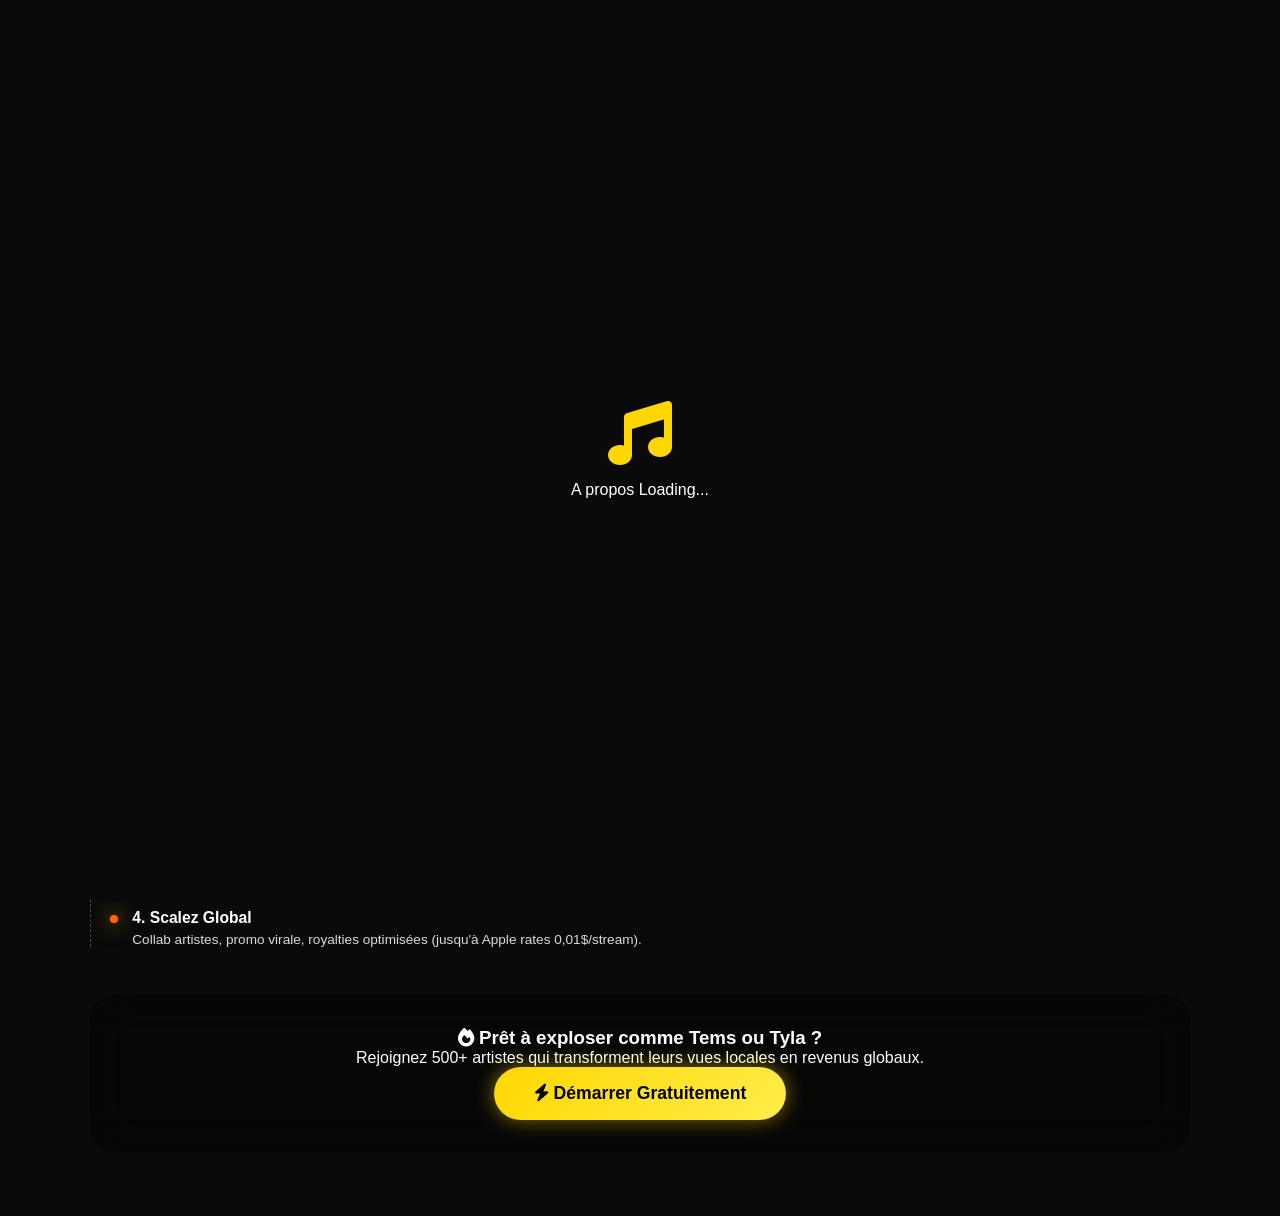
<file: apropos.html>
<!DOCTYPE html>
<html lang="fr">
<head>
    <meta charset="UTF-8">
    <meta name="viewport" content="width=device-width, initial-scale=1.0">
    <title>Sonnicart - Empowering African Sound Globally</title>
    <link rel="stylesheet" href="https://cdnjs.cloudflare.com/ajax/libs/font-awesome/6.5.1/css/all.min.css">
    <link rel="stylesheet" href="assets/css/style.css">
</head>
<body>
    <!-- Loading Screen -->
    <div id="loader" class="loader">
        <i class="fas fa-music loader-icon"></i>
        <p>A propos Loading...</p>
    </div>

    <!-- Header -->
    <header class="header">
        <div class="header-container">
            <div class="header-left">
                <h1 class="logo">
                    <span class="logo-mark"><i class="fas fa-music"></i></span>
                    <span class="logo-text">Sonnicart</span>
                </h1>
                <nav class="nav-links">
                    <button class="nav-link" onclick="scrollToSection('services')">Services</button>
                    <button class="nav-link" onclick="scrollToSection('showcase')">Artistes</button>
                    <button class="nav-link" onclick="scrollToSection('story')">Notre vision</button>
                    <a href="contact.html"><button class="nav-link" onclick="scrollToSection('contact')">Contact</button></a>
                </nav>
            </div>

            <div class="header-right">
                <button class="nav-cta" onclick="scrollToSection('services')">
                    <i class="fas fa-bolt"></i> Commencer
                </button>
                <button id="themeToggle" class="theme-toggle">
                    <span class="theme-icon theme-icon-moon"><i class="fas fa-moon"></i></span>
                    <span class="theme-icon theme-icon-sun"><i class="fas fa-sun"></i></span>
                    <span class="theme-toggle-thumb"></span>
                </button>

                <!-- Bouton nav mobile (vinyle) -->
                <button id="mobileNavToggle" class="mobile-nav-toggle">
                    <span class="vinyl">
                        <span class="vinyl-center"></span>
  
                    </span>
                </button>
            </div>
        </div>

        <!-- Menu mobile slide-in -->
        <div id="mobileNav" class="mobile-nav">
            <div class="mobile-nav-inner">
                <div class="mobile-nav-header">
                    <span class="mobile-logo">
                        <i class="fas fa-music"></i> Sonnicart
                    </span>
                    <button id="mobileNavClose" class="mobile-nav-close">
                        <i class="fas fa-times"></i>
                    </button>
                </div>
                <nav class="mobile-nav-links">
                    <button class="mobile-nav-link" onclick="mobileNavigate('services')">Services</button>
                    <button class="mobile-nav-link" onclick="mobileNavigate('showcase')">Artistes</button>
                    <button class="mobile-nav-link" onclick="mobileNavigate('story')">Notre vision</button>
                    <button class="mobile-nav-link" onclick="mobileNavigate('contact')">Contact</button>
                </nav>
                <button class="mobile-nav-cta" onclick="mobileNavigate('services')">
                    <i class="fas fa-bolt"></i> Commencer avec Sonnicart
                </button>
            </div>
        </div>
    </header>

    <!-- Storytelling enrichi -->
    <section class="story">
        <div class="story-inner">
            <div class="story-header">
                <span class="pill"><i class="fas fa-globe-africa"></i> From Africa to the World</span>
                <h2><i class="fas fa-globe"></i> De l'ombre des studios locaux aux playlists mondiales</h2>
                <p>
                    En 2025, la musique africaine a généré +110M$ de revenus streaming en Afrique subsaharienne (+22% vs 2024), mais les artistes touchent souvent moins de 0,004$/stream sur Spotify. Sonnicart change la donne : data-driven, transparente, pour que vos beats afrobeats (x5000 sur Spotify depuis 2021) voyagent de Kinshasa à la world chart.
                </p>
            </div>

            <div class="story-intro">
                <blockquote>
                    "J'étais bloqué par les frais de distribution et le manque de stats claires. Avec Sonnicart, mes tracks ont atteint 50k streams en 3 mois sur Apple Music et Spotify !" – Kabila M., producteur RD Congo
                </blockquote>
            </div>

            <div class="story-grid">
                <div class="story-card">
                    <h3><i class="fas fa-exclamation-circle"></i> Le défi africain</h3>
                    <p>Talents explosifs (Wizkid 405M streams Spotify 2026), mais infrastructure internet faible, paiements bas (3$/1000 streams Spotify) et saturation des plateformes.</p>
                    <ul>
                        <li><i class="fas fa-times-circle"></i> Distribution fragmentée (Deedo, Spinlet, etc.).</li>
                        <li><i class="fas fa-times-circle"></i> Visibilité limitée hors afrobeats dominants (Burna Boy 1,99B streams 2025).</li>
                        <li><i class="fas fa-times-circle"></i> Opacité sur royalties et analytics temps réel.</li>
                    </ul>
                </div>

                <div class="story-card featured">
                    <h3><i class="fas fa-bolt"></i> Notre Solution Sonnicart</h3>
                    <p>Plateforme unifiée pour distribuer sur 50+ stores (Spotify, Apple, Boomplay, TikTok), avec IA pour playlists et paiements Mobile Money optimisés pour l'Afrique.</p>
                    <ul>
                        <li><i class="fas fa-check-circle"></i> Upload unique → push global en 48h.</li>
                        <li><i class="fas fa-check-circle"></i> Dashboard analytics (streams par pays/device).</li>
                        <li><i class="fas fa-check-circle"></i> Support local + promo diaspora.</li>
                    </ul>
                </div>

                <div class="story-card">
                    <h3><i class="fas fa-rocket"></i> Résultats Concrets</h3>
                    <p>Comme l'afrobeats qui explose, vos revenus montent : +30% en moyenne pour nos artistes, présence en Europe/USA.</p>
                    <ul>
                        <li><i class="fas fa-arrow-up"></i> +2M streams cumulés pour beta-testeurs.</li>
                        <li><i class="fas fa-map-marked-alt"></i> 60+ pays, focus Afrique + diaspora.</li>
                        <li><i class="fas fa-chart-line"></i> 85% retention grâce à insights actionnables.</li>
                    </ul>
                </div>
            </div>

            <div class="story-timeline">
                <h3 class="timeline-title"><i class="fas fa-road"></i> Votre Journey avec Sonnicart</h3>
                <div class="timeline-step">
                    <span class="dot"></span>
                    <div class="timeline-content">
                        <h4>1. Créez & Uploadez</h4>
                        <p>Studio-ready : métadonnées auto, artwork IA, choix stores (incl. Boomplay Afrique).</p>
                    </div>
                </div>
                <div class="timeline-step">
                    <span class="dot"></span>
                    <div class="timeline-content">
                        <h4>2. On Distribue & Boost</h4>
                        <p>Push simultané + monitoring live (streams, pays top : Nigeria, RD Congo, USA).</p>
                    </div>
                </div>
                <div class="timeline-step">
                    <span class="dot"></span>
                    <div class="timeline-content">
                        <h4>3. Insights & Monétisez</h4>
                        <p>Rapports hebdo, paiements Mobile Money, reco playlists basées sur data.</p>
                    </div>
                </div>
                <div class="timeline-step">
                    <span class="dot active"></span>
                    <div class="timeline-content">
                        <h4>4. Scalez Global</h4>
                        <p>Collab artistes, promo virale, royalties optimisées (jusqu'à Apple rates 0,01$/stream).</p>
                    </div>
                </div>
            </div>

            <div class="story-cta">
                <h3><i class="fas fa-fire"></i> Prêt à exploser comme Tems ou Tyla ?</h3>
                <p>Rejoignez 500+ artistes qui transforment leurs vues locales en revenus globaux.</p>
                <button class="cta-button" onclick="scrollToSection('services')">
                    <i class="fas fa-bolt"></i> Démarrer Gratuitement
                </button>
            </div>
        </div>
    </section>

    <script src="assets/js/script.js"></script>
</body>
</html>
</file>
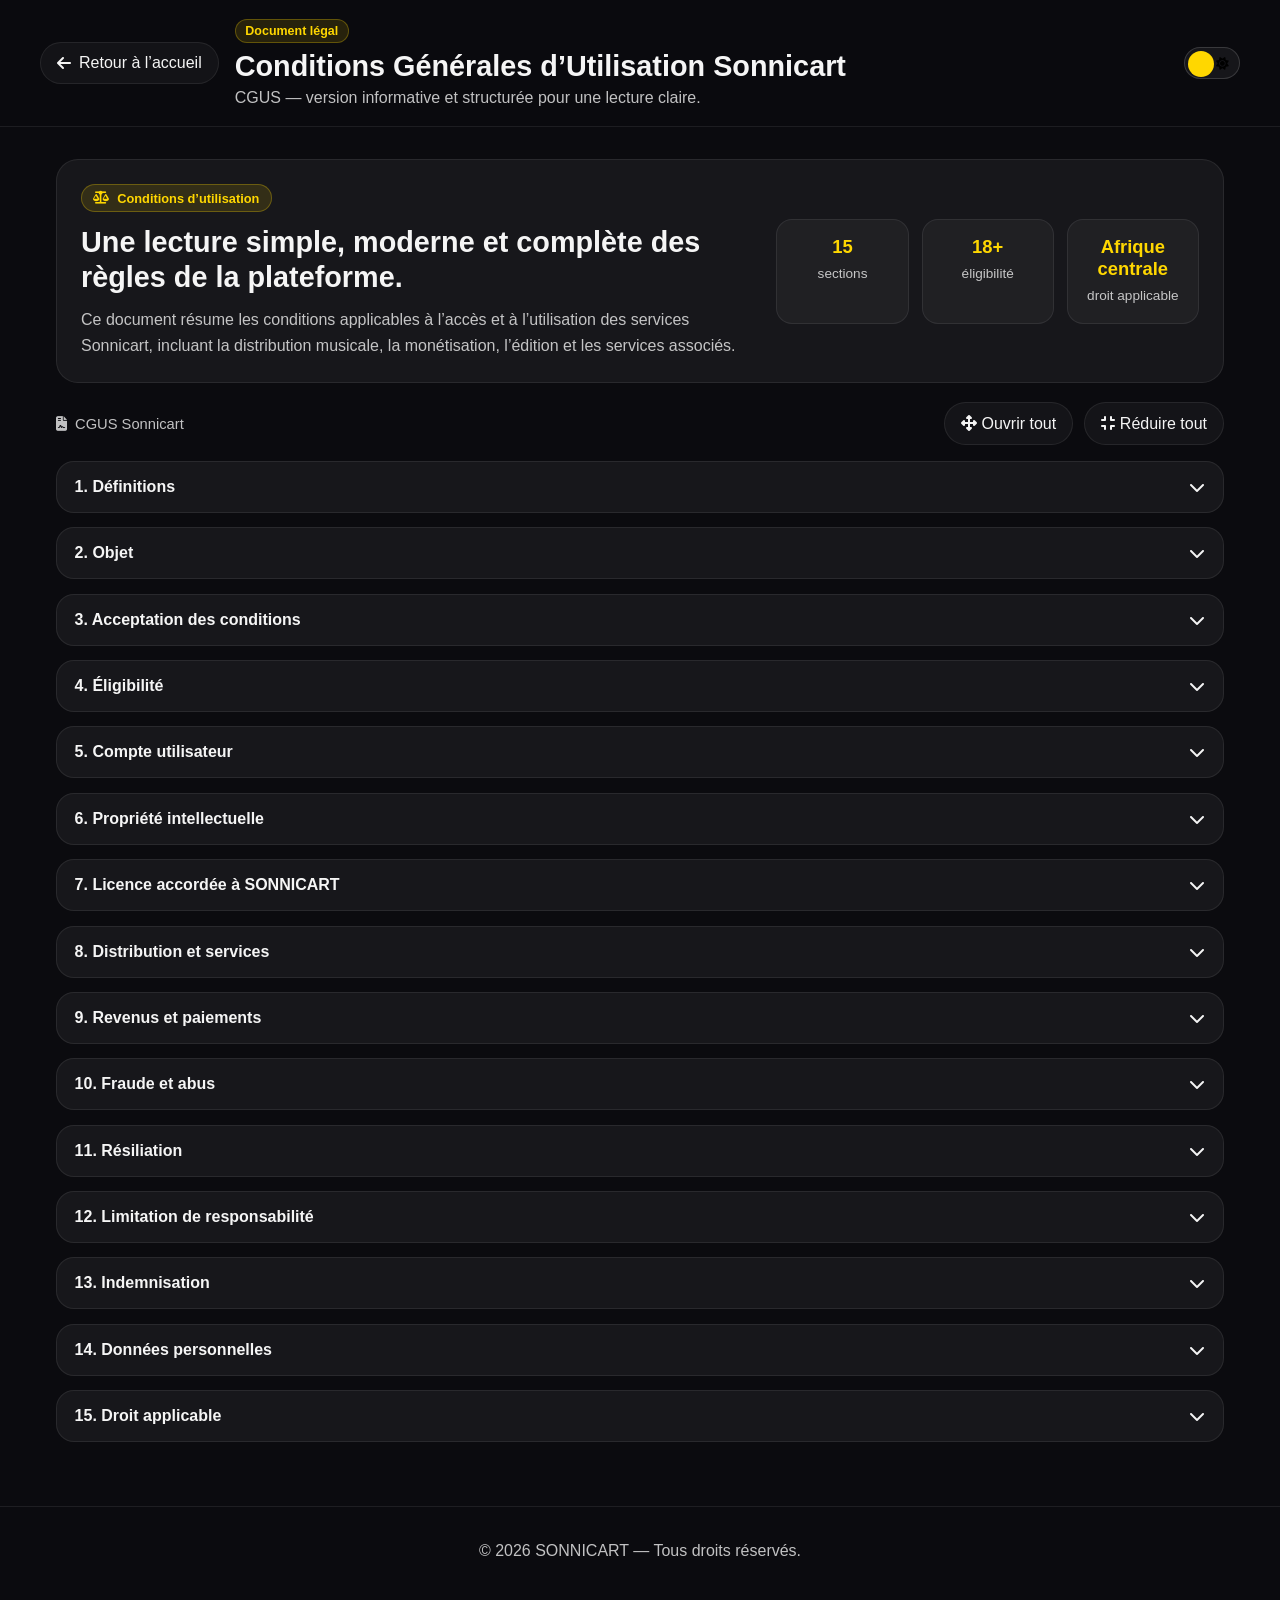
<file: cgu.html>
<!DOCTYPE html>
<html lang="fr">
<head>
  <meta charset="UTF-8">
  <meta name="viewport" content="width=device-width, initial-scale=1.0">
  <title>Sonnicart - Conditions Générales d’Utilisation</title>
  <link rel="stylesheet" href="https://cdnjs.cloudflare.com/ajax/libs/font-awesome/6.5.1/css/all.min.css" crossorigin="anonymous" referrerpolicy="no-referrer">
  <link rel="stylesheet" href="assets/css/cgu.css">
</head>
<body>
  <header class="page-header">
    <div class="page-header-inner">
      <a href="index.html" class="back-link">
        <i class="fas fa-arrow-left"></i> Retour à l’accueil
      </a>

      <div class="page-title">
        <span class="eyebrow">Document légal</span>
        <h1>Conditions Générales d’Utilisation Sonnicart</h1>
        <p>CGUS — version informative et structurée pour une lecture claire.</p>
      </div>

      <button id="themeToggle" class="theme-toggle" type="button" aria-label="Changer le thème">
        <span class="theme-icon theme-icon-moon"><i class="fas fa-moon"></i></span>
        <span class="theme-icon theme-icon-sun"><i class="fas fa-sun"></i></span>
        <span class="theme-toggle-thumb"></span>
      </button>
    </div>
  </header>

  <main class="page-main">
    <section class="hero-card">
      <div class="hero-card-content">
        <span class="badge"><i class="fas fa-scale-balanced"></i> Conditions d’utilisation</span>
        <h2>Une lecture simple, moderne et complète des règles de la plateforme.</h2>
        <p>
          Ce document résume les conditions applicables à l’accès et à l’utilisation des services Sonnicart,
          incluant la distribution musicale, la monétisation, l’édition et les services associés.
        </p>
      </div>

      <div class="hero-stats">
        <div class="stat">
          <span>15</span>
          <p>sections</p>
        </div>
        <div class="stat">
          <span>18+</span>
          <p>éligibilité</p>
        </div>
        <div class="stat">
          <span>Afrique centrale</span>
          <p>droit applicable</p>
        </div>
      </div>
    </section>

    <section class="document-toolbar">
      <div class="toolbar-left">
        <span class="toolbar-label"><i class="fas fa-file-contract"></i> CGUS Sonnicart</span>
      </div>
      <div class="toolbar-right">
        <button class="toolbar-btn" type="button" id="expandAllBtn">
          <i class="fas fa-up-down-left-right"></i> Ouvrir tout
        </button>
        <button class="toolbar-btn" type="button" id="collapseAllBtn">
          <i class="fas fa-compress"></i> Réduire tout
        </button>
      </div>
    </section>

    <section class="accordion" id="cguAccordion">

      <article class="accordion-item">
        <button class="accordion-header" type="button" aria-expanded="false">
          <span>1. Définitions</span>
          <i class="fas fa-chevron-down"></i>
        </button>
        <div class="accordion-content" hidden>
          <ul>
            <li><strong>SONNICART</strong> désigne la société fournissant les services.</li>
            <li><strong>UTILISATEUR</strong> désigne toute personne utilisant la plateforme.</li>
            <li><strong>CONTENU</strong> désigne toute œuvre musicale, audio, visuelle ou métadonnée fournie par l’Utilisateur.</li>
            <li><strong>PLATEFORMES (DSPs)</strong> désigne les services tiers (Spotify, Apple Music, YouTube, etc.).</li>
          </ul>
        </div>
      </article>

      <article class="accordion-item">
        <button class="accordion-header" type="button" aria-expanded="false">
          <span>2. Objet</span>
          <i class="fas fa-chevron-down"></i>
        </button>
        <div class="accordion-content" hidden>
          <p>Les présentes Conditions Générales régissent l’accès et l’utilisation des services fournis par SONNICART, incluant notamment la distribution musicale digitale, la monétisation, l’édition et les services associés.</p>
        </div>
      </article>

      <article class="accordion-item">
        <button class="accordion-header" type="button" aria-expanded="false">
          <span>3. Acceptation des conditions</span>
          <i class="fas fa-chevron-down"></i>
        </button>
        <div class="accordion-content" hidden>
          <p>L’utilisation des services implique l’acceptation pleine et entière des présentes Conditions. SONNICART se réserve le droit de modifier ces Conditions à tout moment.</p>
        </div>
      </article>

      <article class="accordion-item">
        <button class="accordion-header" type="button" aria-expanded="false">
          <span>4. Éligibilité</span>
          <i class="fas fa-chevron-down"></i>
        </button>
        <div class="accordion-content" hidden>
          <p>L’Utilisateur déclare être juridiquement capable de contracter, avoir au moins 18 ans ou être autorisé légalement, et fournir des informations exactes et complètes.</p>
        </div>
      </article>

      <article class="accordion-item">
        <button class="accordion-header" type="button" aria-expanded="false">
          <span>5. Compte utilisateur</span>
          <i class="fas fa-chevron-down"></i>
        </button>
        <div class="accordion-content" hidden>
          <p>L’Utilisateur est seul responsable de la confidentialité de ses identifiants et de toute activité effectuée via son compte. SONNICART se réserve le droit de suspendre ou supprimer un compte en cas de violation.</p>
        </div>
      </article>

      <article class="accordion-item">
        <button class="accordion-header" type="button" aria-expanded="false">
          <span>6. Propriété intellectuelle</span>
          <i class="fas fa-chevron-down"></i>
        </button>
        <div class="accordion-content" hidden>
          <div class="subsection">
            <h3>6.1 Garanties</h3>
            <p>L’Utilisateur garantit être titulaire de tous les droits nécessaires, que le Contenu ne viole aucun droit d’auteur, droit voisin ou droit tiers, et que le Contenu est légal et conforme aux lois en vigueur.</p>
          </div>
          <div class="subsection">
            <h3>6.2 Responsabilité</h3>
            <p>L’Utilisateur est seul responsable de tout litige lié à son Contenu.</p>
          </div>
        </div>
      </article>

      <article class="accordion-item">
        <button class="accordion-header" type="button" aria-expanded="false">
          <span>7. Licence accordée à SONNICART</span>
          <i class="fas fa-chevron-down"></i>
        </button>
        <div class="accordion-content" hidden>
          <p>En soumettant son Contenu, l’Utilisateur accorde à SONNICART une licence non exclusive, mondiale et transférable permettant la distribution sur les Plateformes, la reproduction, la communication, la mise à disposition et la monétisation, pour toute la durée de l’exploitation du Contenu.</p>
        </div>
      </article>

      <article class="accordion-item">
        <button class="accordion-header" type="button" aria-expanded="false">
          <span>8. Distribution et services</span>
          <i class="fas fa-chevron-down"></i>
        </button>
        <div class="accordion-content" hidden>
          <p>SONNICART s’engage à distribuer le Contenu sur les Plateformes partenaires et à fournir des outils de gestion et de suivi. SONNICART ne garantit pas l’acceptation du Contenu par les Plateformes, lesquelles peuvent retirer du contenu sans préavis.</p>
        </div>
      </article>

      <article class="accordion-item">
        <button class="accordion-header" type="button" aria-expanded="false">
          <span>9. Revenus et paiements</span>
          <i class="fas fa-chevron-down"></i>
        </button>
        <div class="accordion-content" hidden>
          <p>Les revenus proviennent des Plateformes tierces et les paiements sont effectués selon les rapports reçus. Des délais peuvent s’appliquer (30 à 90 jours ou plus). SONNICART se réserve le droit de retenir les paiements en cas de fraude et de déduire les frais, commissions ou charges applicables.</p>
        </div>
      </article>

      <article class="accordion-item">
        <button class="accordion-header" type="button" aria-expanded="false">
          <span>10. Fraude et abus</span>
          <i class="fas fa-chevron-down"></i>
        </button>
        <div class="accordion-content" hidden>
          <p>Toute activité frauduleuse, notamment les streams artificiels ou la manipulation de statistiques, entraîne la suspension immédiate, le blocage des revenus et la suppression du compte.</p>
        </div>
      </article>

      <article class="accordion-item">
        <button class="accordion-header" type="button" aria-expanded="false">
          <span>11. Résiliation</span>
          <i class="fas fa-chevron-down"></i>
        </button>
        <div class="accordion-content" hidden>
          <p>SONNICART peut résilier l’accès aux services en cas de violation des Conditions, de contenu illégal ou de non-respect des obligations. L’Utilisateur peut également demander la suppression de son compte, sous réserve des obligations en cours.</p>
        </div>
      </article>

      <article class="accordion-item">
        <button class="accordion-header" type="button" aria-expanded="false">
          <span>12. Limitation de responsabilité</span>
          <i class="fas fa-chevron-down"></i>
        </button>
        <div class="accordion-content" hidden>
          <p>SONNICART ne pourra être tenu responsable des pertes de revenus, des décisions des Plateformes, ni de tout dommage indirect ou immatériel.</p>
        </div>
      </article>

      <article class="accordion-item">
        <button class="accordion-header" type="button" aria-expanded="false">
          <span>13. Indemnisation</span>
          <i class="fas fa-chevron-down"></i>
        </button>
        <div class="accordion-content" hidden>
          <p>L’Utilisateur s’engage à indemniser SONNICART contre toute réclamation liée à une violation des droits d’auteur ou à l’utilisation illégale du Contenu.</p>
        </div>
      </article>

      <article class="accordion-item">
        <button class="accordion-header" type="button" aria-expanded="false">
          <span>14. Données personnelles</span>
          <i class="fas fa-chevron-down"></i>
        </button>
        <div class="accordion-content" hidden>
          <p>Les données sont traitées conformément à la Politique de confidentialité de SONNICART.</p>
        </div>
      </article>

      <article class="accordion-item">
        <button class="accordion-header" type="button" aria-expanded="false">
          <span>15. Droit applicable</span>
          <i class="fas fa-chevron-down"></i>
        </button>
        <div class="accordion-content" hidden>
          <p>Les présentes Conditions sont régies par les lois applicables en Afrique centrale.</p>
        </div>
      </article>

    </section>
  </main>

  <footer class="page-footer">
    <p>© <span id="currentYear"></span> SONNICART — Tous droits réservés.</p>
  </footer>

  <script src="assets/js/cgu.js" defer></script>
</body>
</html>
</file>
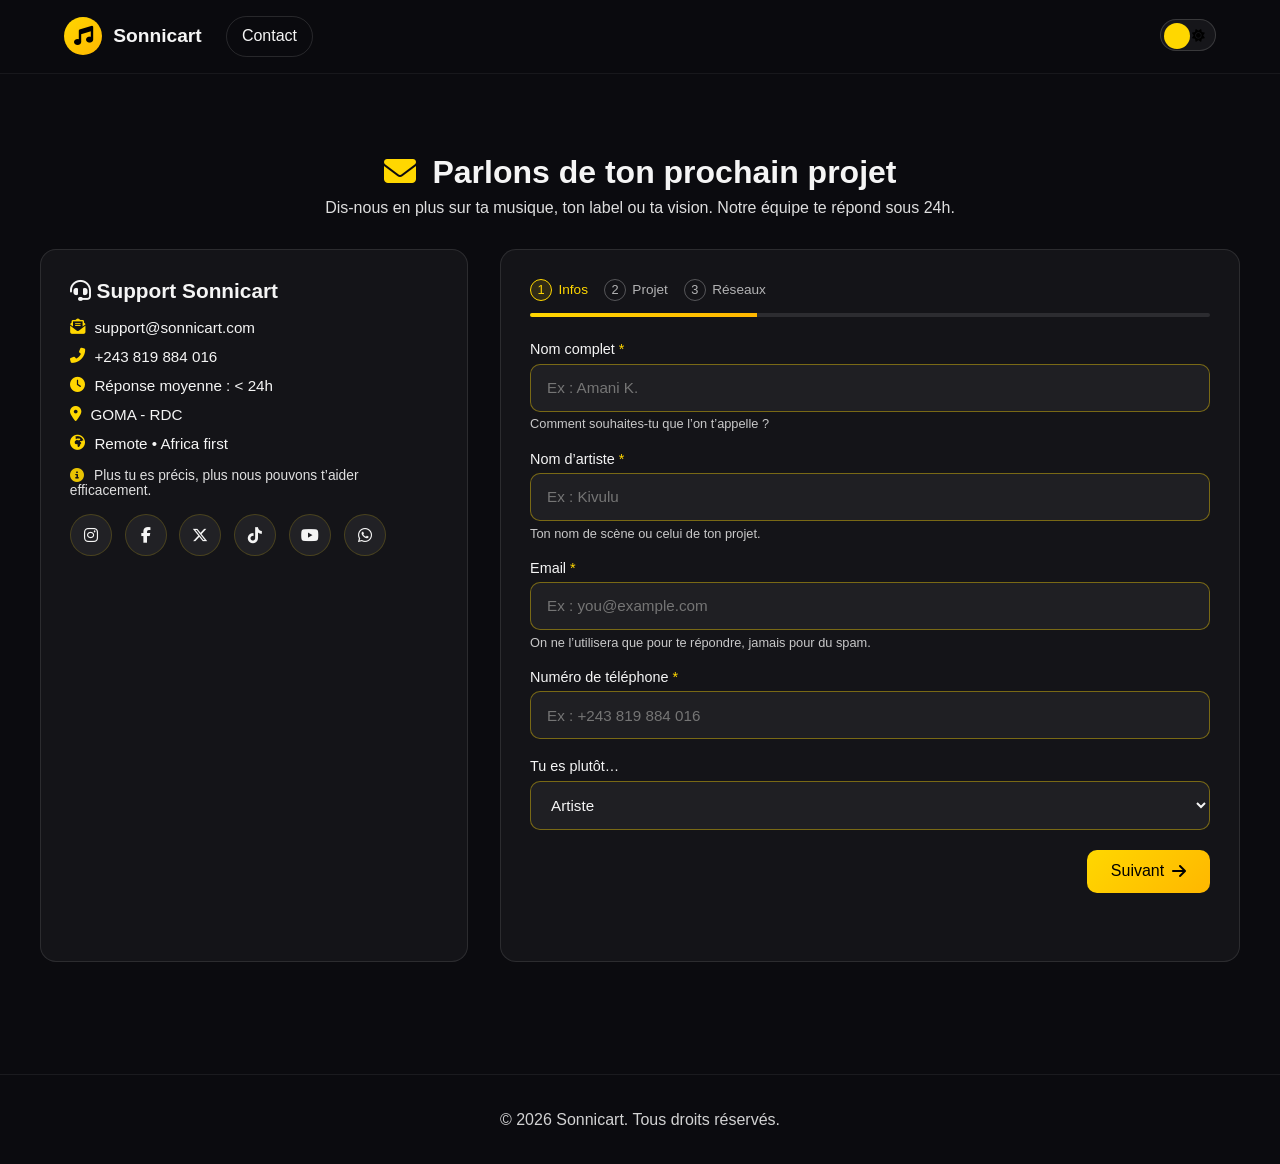
<file: contact.html>
<!DOCTYPE html>
<html lang="fr">
<head>
  <meta charset="UTF-8">
  <meta name="viewport" content="width=device-width, initial-scale=1.0">
  <title>Sonnicart - Contact</title>

  <link rel="stylesheet" href="https://cdnjs.cloudflare.com/ajax/libs/font-awesome/6.5.1/css/all.min.css" crossorigin="anonymous" referrerpolicy="no-referrer">
  <link rel="stylesheet" href="assets/css/contact.css">
</head>
<body>
  <div id="loader" class="loader">
    <i class="fas fa-music loader-icon"></i>
    <p>Contact Loading...</p>
  </div>

  <header class="header">
    <div class="header-container">
      <div class="header-left">
        <h1 class="logo">
          <span class="logo-mark"><i class="fas fa-music"></i></span>
          <span class="logo-text">Sonnicart</span>
        </h1>

        <nav class="nav-links">
          <button class="nav-link" type="button" onclick="scrollToSection('contact')">Contact</button>
        </nav>
      </div>

      <div class="header-right">
        <button id="themeToggle" class="theme-toggle" type="button" aria-label="Changer le thème">
          <span class="theme-icon theme-icon-moon"><i class="fas fa-moon"></i></span>
          <span class="theme-icon theme-icon-sun"><i class="fas fa-sun"></i></span>
          <span class="theme-toggle-thumb"></span>
        </button>
      </div>
    </div>
  </header>

  <main>
    <section class="contact" id="contact">
      <div class="contact-header">
        <h2><i class="fas fa-envelope"></i> Parlons de ton prochain projet</h2>
        <p>Dis-nous en plus sur ta musique, ton label ou ta vision. Notre équipe te répond sous 24h.</p>
      </div>

      <div class="contact-layout">
        <div class="contact-info">
          <h3><i class="fas fa-headset"></i> Support Sonnicart</h3>
          <ul>
            <li><i class="fas fa-envelope-open-text"></i> <a href="mailto:support@sonnicart.com">support@sonnicart.com</a></li>
            <li><i class="fas fa-phone-alt"></i> <a href="tel:+243819884016">+243 819 884 016</a></li>
            <li><i class="fas fa-clock"></i> Réponse moyenne : &lt; 24h</li>
            <li><i class="fas fa-map-marker-alt"></i> GOMA - RDC</li>
            <li><i class="fas fa-globe-africa"></i> Remote • Africa first</li>
          </ul>

          <p class="contact-tip">
            <i class="fas fa-info-circle"></i> Plus tu es précis, plus nous pouvons t’aider efficacement.
          </p>

          <div class="social-links">
            <a href="https://instagram.com/" target="_blank" rel="noopener noreferrer" aria-label="Instagram">
              <i class="fab fa-instagram"></i>
            </a>
            <a href="https://facebook.com/" target="_blank" rel="noopener noreferrer" aria-label="Facebook">
              <i class="fab fa-facebook-f"></i>
            </a>
            <a href="https://x.com/" target="_blank" rel="noopener noreferrer" aria-label="X">
              <i class="fab fa-x-twitter"></i>
            </a>
            <a href="https://tiktok.com/" target="_blank" rel="noopener noreferrer" aria-label="TikTok">
              <i class="fab fa-tiktok"></i>
            </a>
            <a href="https://youtube.com/" target="_blank" rel="noopener noreferrer" aria-label="YouTube">
              <i class="fab fa-youtube"></i>
            </a>
            <a href="https://wa.me/243819884016" target="_blank" rel="noopener noreferrer" aria-label="WhatsApp">
              <i class="fab fa-whatsapp"></i>
            </a>
          </div>
        </div>

        <div class="contact-form-wrapper">
          <div class="form-steps-indicator">
            <div class="step-dot active" data-step-dot="1"><span>1</span> Infos</div>
            <div class="step-dot" data-step-dot="2"><span>2</span> Projet</div>
            <div class="step-dot" data-step-dot="3"><span>3</span> Réseaux</div>
          </div>

          <div class="form-progress">
            <div class="form-progress-bar" id="formProgressBar"></div>
          </div>

          <form id="contactForm" novalidate>
            <div class="step active" data-step="1">
              <div class="field-group">
                <label for="nameInput">Nom complet <span>*</span></label>
                <input type="text" id="nameInput" name="name" placeholder="Ex : Amani K." required>
                <small class="field-hint">Comment souhaites-tu que l’on t’appelle ?</small>
              </div>

              <div class="field-group">
                <label for="artistNameInput">Nom d’artiste <span>*</span></label>
                <input type="text" id="artistNameInput" name="artistName" placeholder="Ex : Kivulu" required>
                <small class="field-hint">Ton nom de scène ou celui de ton projet.</small>
              </div>

              <div class="field-group">
                <label for="emailInput">Email <span>*</span></label>
                <input type="email" id="emailInput" name="email" placeholder="Ex : you@example.com" required>
                <small class="field-hint">On ne l’utilisera que pour te répondre, jamais pour du spam.</small>
              </div>

              <div class="field-group">
                <label for="phoneInput">Numéro de téléphone <span>*</span></label>
                <input type="tel" id="phoneInput" name="phone" placeholder="Ex : +243 819 884 016" required>
              </div>

              <div class="field-group">
                <label for="roleSelect">Tu es plutôt…</label>
                <select id="roleSelect" name="role">
                  <option value="artist">Artiste</option>
                  <option value="label">Label</option>
                  <option value="manager">Manager</option>
                  <option value="producer">Producteur</option>
                  <option value="other">Autre</option>
                </select>
              </div>
            </div>

            <div class="step" data-step="2">
              <div class="field-group">
                <label for="countryInput">Pays <span>*</span></label>
                <input type="text" id="countryInput" name="country" placeholder="Ex : RDC" required>
              </div>

              <div class="field-group">
                <label for="cityInput">Ville <span>*</span></label>
                <input type="text" id="cityInput" name="city" placeholder="Ex : Goma" required>
              </div>

              <div class="field-group">
                <label for="subjectInput">Objet <span>*</span></label>
                <input type="text" id="subjectInput" name="subject" placeholder="Ex : Distribution de mon prochain EP" required>
              </div>

              <div class="field-group">
                <label for="messageInput">Message <span>*</span></label>
                <textarea id="messageInput" name="message" placeholder="Parle-nous de ton projet, de ta musique, de ton audience..." required></textarea>
                <small class="field-hint">Ajoute des liens (Spotify, YouTube, etc.) si tu veux.</small>
              </div>
            </div>

            <div class="step" data-step="3">
              <div class="field-group">
                <label for="instagramInput">Instagram</label>
                <input type="url" id="instagramInput" name="instagram" placeholder="https://instagram.com/toncompte">
              </div>

              <div class="field-group">
                <label for="facebookInput">Facebook</label>
                <input type="url" id="facebookInput" name="facebook" placeholder="https://facebook.com/toncompte">
              </div>

              <div class="field-group">
                <label for="tiktokInput">TikTok</label>
                <input type="url" id="tiktokInput" name="tiktok" placeholder="https://tiktok.com/@toncompte">
              </div>

              <div class="field-group">
                <label for="youtubeInput">YouTube</label>
                <input type="url" id="youtubeInput" name="youtube" placeholder="https://youtube.com/@toncompte">
              </div>

              <div class="field-group">
                <label for="xInput">X / Twitter</label>
                <input type="url" id="xInput" name="x" placeholder="https://x.com/toncompte">
              </div>
            </div>

            <div class="form-nav">
              <button type="button" id="prevBtn" style="display:none;">
                <i class="fas fa-arrow-left"></i> Précédent
              </button>
              <button type="button" id="nextBtn">
                Suivant <i class="fas fa-arrow-right"></i>
              </button>
              <button type="submit" id="submitBtn" style="display:none;">
                <i class="fas fa-paper-plane"></i> Envoyer
              </button>
            </div>

            <p id="formStatus" class="form-status" aria-live="polite"></p>
          </form>
        </div>
      </div>
    </section>
  </main>

  <footer class="site-footer">
    <div class="footer-inner">
      <p>© <span id="currentYear"></span> Sonnicart. Tous droits réservés.</p>
    </div>
  </footer>

  <script src="assets/js/contact.js" defer></script>
</body>
</html>
</file>
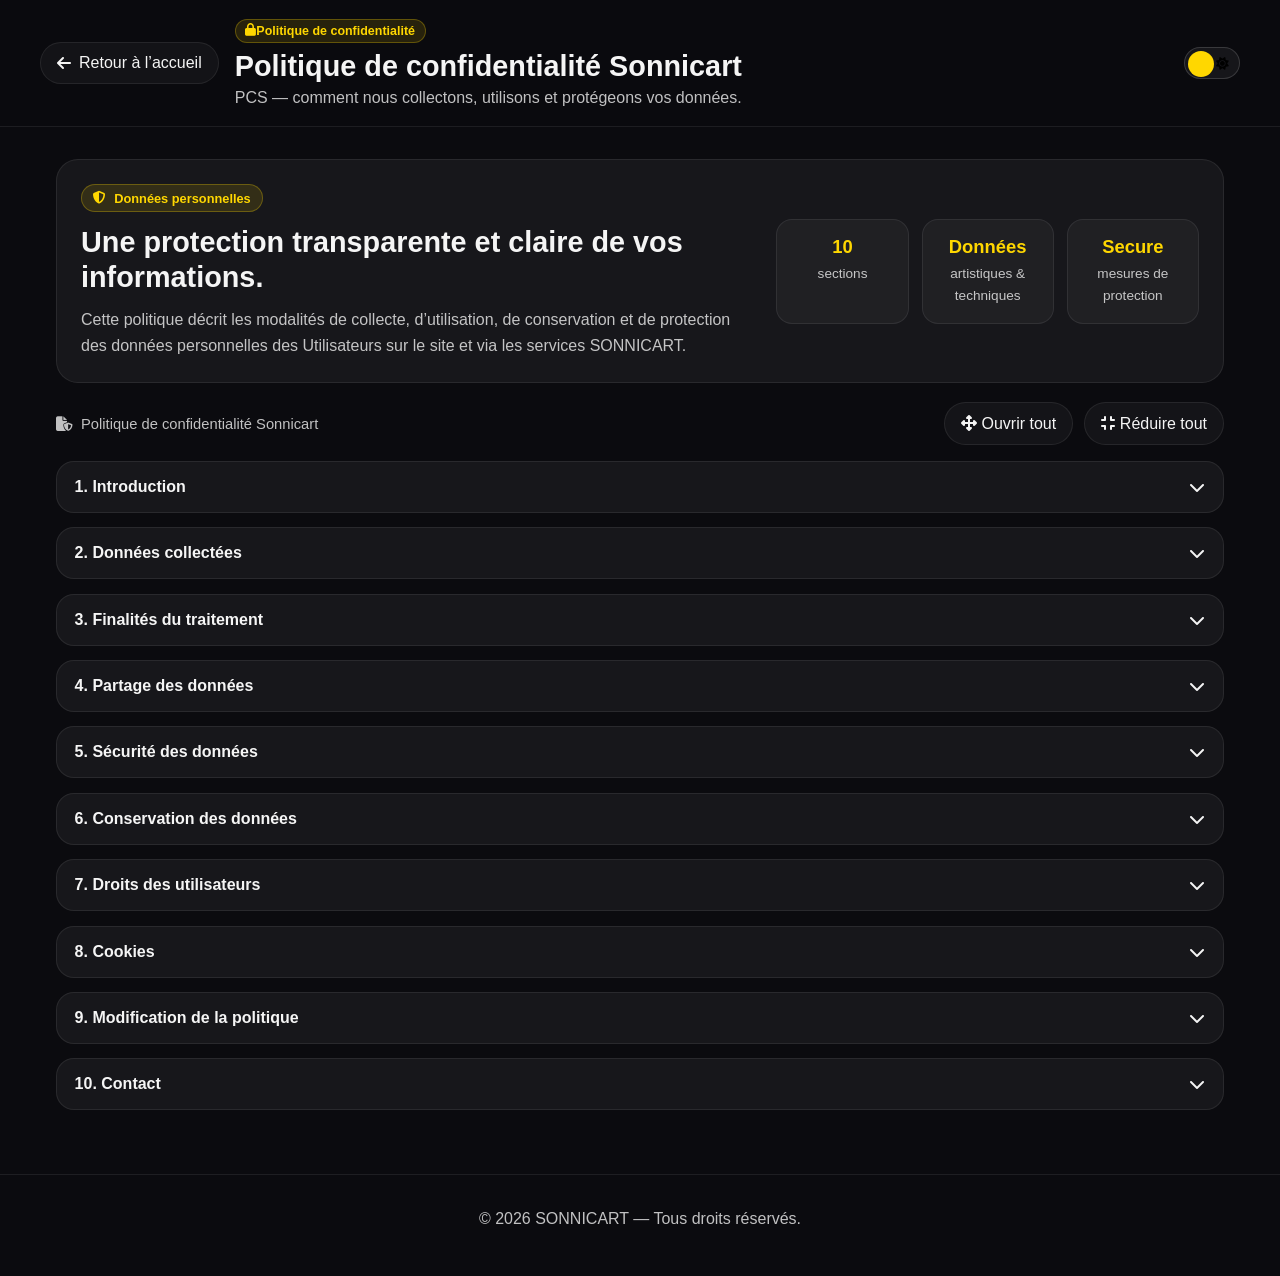
<file: privacy.html>
<!DOCTYPE html>
<html lang="fr">
<head>
  <meta charset="UTF-8">
  <meta name="viewport" content="width=device-width, initial-scale=1.0">
  <title>Sonnicart - Politique de confidentialité</title>
  <link rel="stylesheet" href="https://cdnjs.cloudflare.com/ajax/libs/font-awesome/6.5.1/css/all.min.css" crossorigin="anonymous" referrerpolicy="no-referrer">
  <link rel="stylesheet" href="assets/css/privacy.css">
</head>
<body>
  <header class="page-header">
    <div class="page-header-inner">
      <a href="index.html" class="back-link">
        <i class="fas fa-arrow-left"></i> Retour à l’accueil
      </a>

      <div class="page-title">
        <span class="eyebrow"><i class="fas fa-lock"></i> Politique de confidentialité</span>
        <h1>Politique de confidentialité Sonnicart</h1>
        <p>PCS — comment nous collectons, utilisons et protégeons vos données.</p>
      </div>

      <button id="themeToggle" class="theme-toggle" type="button" aria-label="Changer le thème">
        <span class="theme-icon theme-icon-moon"><i class="fas fa-moon"></i></span>
        <span class="theme-icon theme-icon-sun"><i class="fas fa-sun"></i></span>
        <span class="theme-toggle-thumb"></span>
      </button>
    </div>
  </header>

  <main class="page-main">
    <section class="hero-card">
      <div class="hero-card-content">
        <span class="badge"><i class="fas fa-shield-alt"></i> Données personnelles</span>
        <h2>Une protection transparente et claire de vos informations.</h2>
        <p>
          Cette politique décrit les modalités de collecte, d’utilisation, de conservation et de protection
          des données personnelles des Utilisateurs sur le site et via les services SONNICART.
        </p>
      </div>

      <div class="hero-stats">
        <div class="stat">
          <span>10</span>
          <p>sections</p>
        </div>
        <div class="stat">
          <span>Données</span>
          <p>artistiques & techniques</p>
        </div>
        <div class="stat">
          <span>Secure</span>
          <p>mesures de protection</p>
        </div>
      </div>
    </section>

    <section class="document-toolbar">
      <div class="toolbar-left">
        <span class="toolbar-label"><i class="fas fa-file-shield"></i> Politique de confidentialité Sonnicart</span>
      </div>
      <div class="toolbar-right">
        <button class="toolbar-btn" type="button" id="expandAllBtn">
          <i class="fas fa-up-down-left-right"></i> Ouvrir tout
        </button>
        <button class="toolbar-btn" type="button" id="collapseAllBtn">
          <i class="fas fa-compress"></i> Réduire tout
        </button>
      </div>
    </section>

    <section class="accordion" id="privacyAccordion">

      <article class="accordion-item">
        <button class="accordion-header" type="button" aria-expanded="false">
          <span>1. Introduction</span>
          <i class="fas fa-chevron-down"></i>
        </button>
        <div class="accordion-content" hidden>
          <p>
            La présente Politique de confidentialité a pour objectif d’informer les utilisateurs des modalités
            de collecte, d’utilisation, de conservation et de protection de leurs données personnelles par SONNICART.
            En utilisant notre site et nos services, vous acceptez les pratiques décrites dans cette Politique.
          </p>
        </div>
      </article>

      <article class="accordion-item">
        <button class="accordion-header" type="button" aria-expanded="false">
          <span>2. Données collectées</span>
          <i class="fas fa-chevron-down"></i>
        </button>
        <div class="accordion-content" hidden>
          <p>
            Dans le cadre de ses activités, SONNICART peut collecter les catégories de données suivantes :
          </p>
          <div class="subsection">
            <h3>a) Données d’identification</h3>
            <ul>
              <li>Nom et prénom</li>
              <li>Adresse email</li>
              <li>Numéro de téléphone (WhatsApp inclus)</li>
              <li>Pays et ville</li>
            </ul>
          </div>
          <div class="subsection">
            <h3>b) Données professionnelles et artistiques</h3>
            <ul>
              <li>Nom d’artiste, label ou groupe</li>
              <li>Liens vers réseaux sociaux (Facebook, Instagram, TikTok, YouTube)</li>
              <li>Informations liées aux œuvres musicales soumises</li>
            </ul>
          </div>
          <div class="subsection">
            <h3>c) Données techniques</h3>
            <ul>
              <li>Adresse IP</li>
              <li>Type d’appareil et navigateur</li>
              <li>Données de navigation (pages visitées, durée de visite, etc.)</li>
            </ul>
          </div>
        </div>
      </article>

      <article class="accordion-item">
        <button class="accordion-header" type="button" aria-expanded="false">
          <span>3. Finalités du traitement</span>
          <i class="fas fa-chevron-down"></i>
        </button>
        <div class="accordion-content" hidden>
          <p>
            Les données collectées sont utilisées pour les finalités suivantes :
          </p>
          <ul>
            <li>Fournir et gérer les services proposés par SONNICART</li>
            <li>Traiter les demandes d’inscription et de distribution musicale</li>
            <li>Assurer le suivi des activités artistiques et des contenus</li>
            <li>Gérer les paiements et revenus liés à l’exploitation musicale</li>
            <li>Améliorer les performances et l’expérience utilisateur du site</li>
            <li>Garantir la sécurité de la plateforme et prévenir les fraudes</li>
            <li>Communiquer avec les utilisateurs (support, informations, mises à jour)</li>
          </ul>
        </div>
      </article>

      <article class="accordion-item">
        <button class="accordion-header" type="button" aria-expanded="false">
          <span>4. Partage des données</span>
          <i class="fas fa-chevron-down"></i>
        </button>
        <div class="accordion-content" hidden>
          <p>
            Les données personnelles peuvent être partagées, lorsque cela est nécessaire, avec :
          </p>
          <ul>
            <li>
              Les plateformes de distribution musicale (Spotify, Apple Music, YouTube, etc.)
              dans le cadre de la diffusion des contenus
            </li>
            <li>Les prestataires de paiement pour le traitement des revenus</li>
            <li>Les outils analytiques et techniques permettant d’améliorer les services</li>
            <li>
              Les autorités compétentes, uniquement en cas d’obligation légale.
              SONNICART s’engage à ne pas vendre les données personnelles des utilisateurs à des tiers.
            </li>
          </ul>
        </div>
      </article>

      <article class="accordion-item">
        <button class="accordion-header" type="button" aria-expanded="false">
          <span>5. Sécurité des données</span>
          <i class="fas fa-chevron-down"></i>
        </button>
        <div class="accordion-content" hidden>
          <p>
            SONNICART met en œuvre des mesures techniques et organisationnelles appropriées afin de
            protéger les données personnelles contre :
          </p>
          <ul>
            <li>L’accès non autorisé</li>
            <li>La divulgation</li>
            <li>La modification</li>
            <li>La perte ou la destruction</li>
          </ul>
          <p>
            Cependant, malgré toutes les précautions mises en place, aucun système n’est totalement sécurisé.
          </p>
        </div>
      </article>

      <article class="accordion-item">
        <button class="accordion-header" type="button" aria-expanded="false">
          <span>6. Conservation des données</span>
          <i class="fas fa-chevron-down"></i>
        </button>
        <div class="accordion-content" hidden>
          <p>
            Les données personnelles sont conservées :
          </p>
          <ul>
            <li>Pendant toute la durée de la relation avec l’utilisateur</li>
            <li>Aussi longtemps que nécessaire pour fournir les services</li>
            <li>
              Et au-delà, si requis par des obligations légales ou réglementaires.
              Une fois les finalités atteintes, les données peuvent être supprimées ou anonymisées.
            </li>
          </ul>
        </div>
      </article>

      <article class="accordion-item">
        <button class="accordion-header" type="button" aria-expanded="false">
          <span>7. Droits des utilisateurs</span>
          <i class="fas fa-chevron-down"></i>
        </button>
        <div class="accordion-content" hidden>
          <p>
            Conformément aux principes de protection des données, l’Utilisateur dispose des droits suivants :
          </p>
          <ul>
            <li>Droit d’accès à ses données personnelles</li>
            <li>Droit de rectification en cas d’informations inexactes</li>
            <li>Droit de suppression (dans les limites légales)</li>
            <li>Droit d’opposition au traitement dans certains cas</li>
          </ul>
          <p>
            Toute demande peut être adressée à l’adresse indiquée dans la section « Contact » ci-dessous.
          </p>
        </div>
      </article>

      <article class="accordion-item">
        <button class="accordion-header" type="button" aria-expanded="false">
          <span>8. Cookies</span>
          <i class="fas fa-chevron-down"></i>
        </button>
        <div class="accordion-content" hidden>
          <p>
            Le site de SONNICART peut utiliser des cookies afin de :
          </p>
          <ul>
            <li>Améliorer l’expérience utilisateur</li>
            <li>Analyser le trafic et les performances du site</li>
            <li>Proposer des contenus adaptés</li>
          </ul>
          <p>
            L’utilisateur peut configurer son navigateur pour refuser ou limiter les cookies.
          </p>
        </div>
      </article>

      <article class="accordion-item">
        <button class="accordion-header" type="button" aria-expanded="false">
          <span>9. Modification de la politique</span>
          <i class="fas fa-chevron-down"></i>
        </button>
        <div class="accordion-content" hidden>
          <p>
            SONNICART se réserve le droit de modifier la présente Politique de confidentialité à tout
            moment afin de l’adapter aux évolutions légales ou techniques.
          </p>
        </div>
      </article>

      <article class="accordion-item">
        <button class="accordion-header" type="button" aria-expanded="false">
          <span>10. Contact</span>
          <i class="fas fa-chevron-down"></i>
        </button>
        <div class="accordion-content" hidden>
          <p>
            Pour toute question relative à cette Politique ou au traitement des données personnelles :
          </p>
          <p>
            <a href="mailto:contact@sonnicart.com">contact@sonnicart.com</a>
          </p>
        </div>
      </article>

    </section>
  </main>

  <footer class="page-footer">
    <p>© <span id="currentYear"></span> SONNICART — Tous droits réservés.</p>
  </footer>

  <script src="assets/js/privacy.js" defer></script>
</body>
</html>
</file>
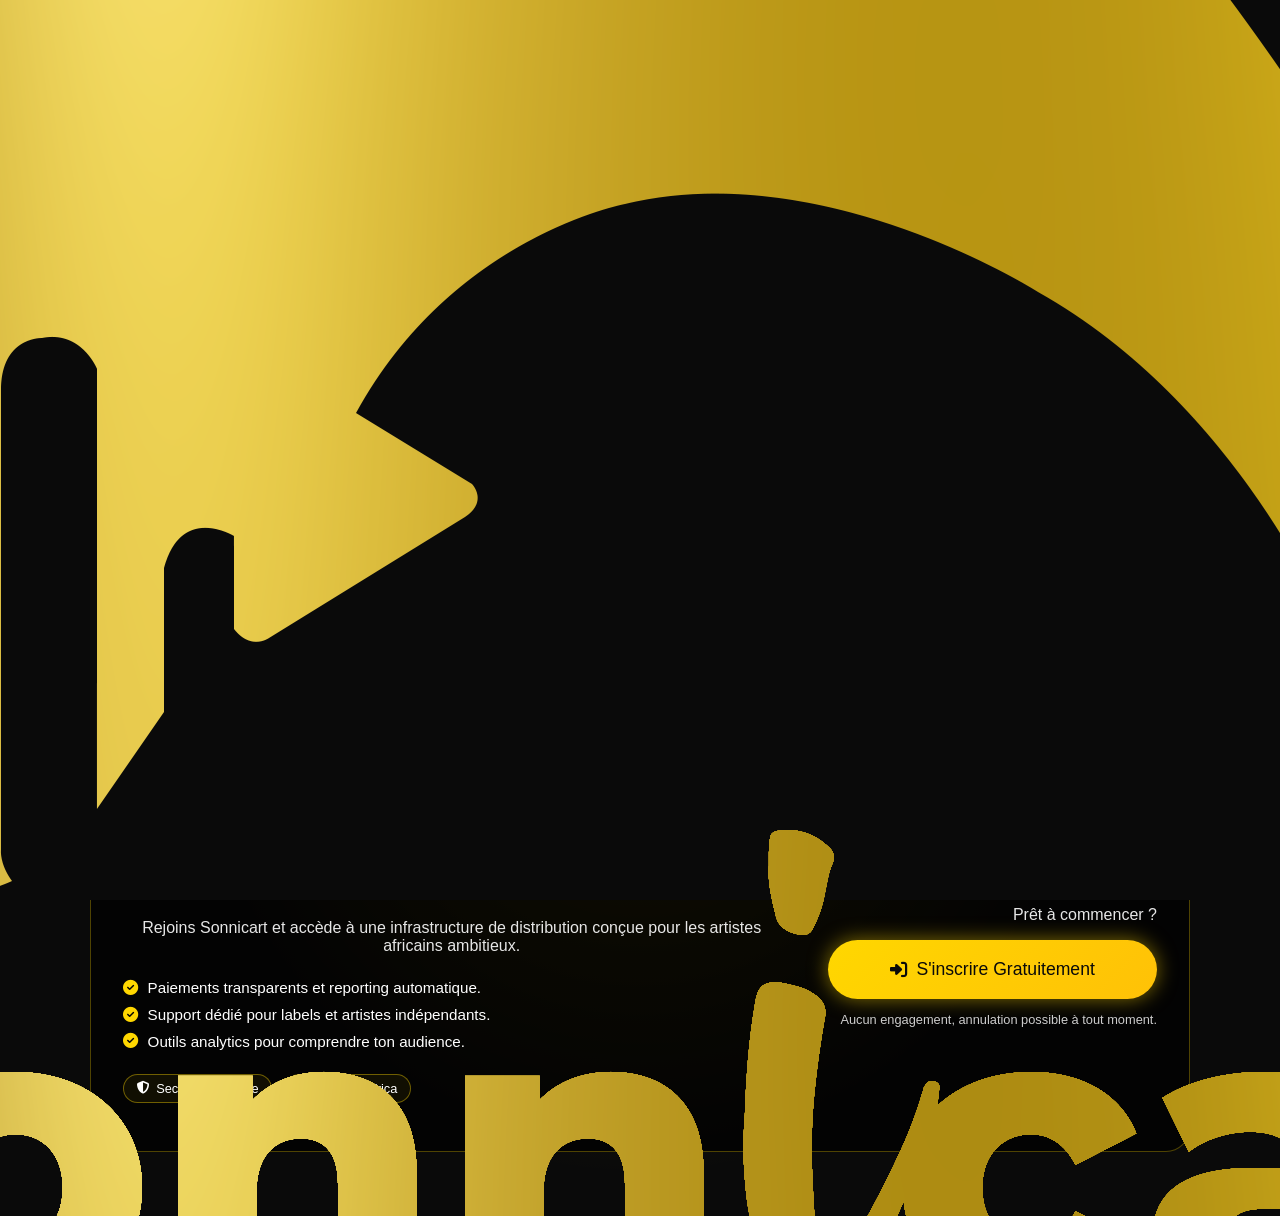
<file: services.html>
<!DOCTYPE html>
<html lang="fr">
<head>
    <meta charset="UTF-8">
    <meta name="viewport" content="width=device-width, initial-scale=1.0">
    <title>Sonnicart - Services</title>
    <link rel="stylesheet" href="https://cdnjs.cloudflare.com/ajax/libs/font-awesome/6.5.1/css/all.min.css">
    <link rel="stylesheet" href="assets/css/style.css">
</head>
<body>
    <!-- Loading Screen -->
    <div id="loader" class="loader">
        <i class="floader-icon"><img src="assets/sonnicartnew.png"></i>
        <p>Sonnicart Loading...</p>
    </div>

    <!-- Header -->
    <header class="header">
    <div class="header-container">
        <div class="header-left">
        <h1 class="logo">
            <span class="logo-mark"><i class="fas fa-music"></i></span>
            <span class="logo-text">Sonnicart</span>
        </h1>
        <nav class="nav-links">
            <button class="nav-link" onclick="scrollToSection('services')">Services</button>
            <button class="nav-link" onclick="scrollToSection('showcase')">Artistes</button>
            <button class="nav-link" onclick="scrollToSection('story')">Notre vision</button>
            <a href="contact.html"><button class="nav-link" onclick="scrollToSection('contact')">Contact</button></a>
        </nav>
        </div>

        <div class="header-right">
        <button class="nav-cta" onclick="scrollToSection('services')">
            <i class="fas fa-bolt"></i> Commencer
        </button>
        <button id="themeToggle" class="theme-toggle">
            <span class="theme-icon theme-icon-moon"><i class="fas fa-moon"></i></span>
            <span class="theme-icon theme-icon-sun"><i class="fas fa-sun"></i></span>
            <span class="theme-toggle-thumb"></span>
        </button>

        <!-- Bouton nav mobile (vinyle) -->
        <button id="mobileNavToggle" class="mobile-nav-toggle">
            <span class="vinyl">
            <span class="vinyl-center"></span>

            </span>
        </button>
        </div>
    </div>

    <!-- Menu mobile slide-in -->
    <div id="mobileNav" class="mobile-nav">
        <div class="mobile-nav-inner">
        <div class="mobile-nav-header">
            <span class="mobile-logo">
            <i class="fas fa-music"></i> Sonnicart
            </span>
            <button id="mobileNavClose" class="mobile-nav-close">
            <i class="fas fa-bolt"></i>
            </button>
        </div>
        <nav class="mobile-nav-links">
            <button class="mobile-nav-link" onclick="mobileNavigate('services')">Services</button>
            <button class="mobile-nav-link" onclick="mobileNavigate('showcase')">Artistes</button>
            <a class="mobile-nav-link" href="apropos.html">Notre vision</a>
            <a class="mobile-nav-link" href="contact.html"><button">Contact</button></a>

        </nav>
        <button class="mobile-nav-cta" onclick="mobileNavigate('services')">
            <i class="fas fa-bolt"></i> Commencer avec Sonnicart
        </button>
        </div>
    </div>
    </header>

    <!-- Services -->
    <section id="services" class="services">
    <div class="services-header">
        <h2 class="section-title">
        <i class="fas fa-cogs"></i> Nos Services Premium
        </h2>
        <p>Tout ce qu’il faut pour faire voyager ta musique, de la sortie au reporting.</p>

        <a href="contact.html" class="services-cta">
        Travaillez avec nous <i class="fas fa-arrow-right"></i>
        </a>
    </div>

    <div class="services-grid">
        <div class="service-card" data-service="Distribution">
        <div class="service-pill"><i class="fas fa-globe-africa"></i> Core</div>
        <div class="icon"><i class="fas fa-globe-africa"></i></div>
        <h3>Distribution globale</h3>
        <p>Push ta musique sur les principales plateformes mondiales avec un seul upload.</p>
        <ul class="service-points">
            <li><i class="fas fa-check-circle"></i> 200+ stores & DSP.</li>
            <li><i class="fas fa-check-circle"></i> Gestion des métadonnées & ISRC.</li>
            <li><i class="fas fa-check-circle"></i> Calendrier de sorties maîtrisé.</li>
        </ul>
        </div>

        <div class="service-card" data-service="Licensing">
        <div class="service-pill"><i class="fas fa-file-contract"></i> Sync</div>
        <div class="icon"><i class="fas fa-file-contract"></i></div>
        <h3>Licensing & Sync</h3>
        <p>Place tes titres dans des pubs, films, séries et jeux vidéo via un réseau ciblé.</p>
        <ul class="service-points">
            <li><i class="fas fa-check-circle"></i> Gestion des droits simplifiée.</li>
            <li><i class="fas fa-check-circle"></i> Négociation des placements.</li>
            <li><i class="fas fa-check-circle"></i> Contrats clarifiés pour les artistes.</li>
        </ul>
        </div>

        <div class="service-card" data-service="Promotion">
        <div class="service-pill"><i class="fas fa-bullhorn"></i> Growth</div>
        <div class="icon"><i class="fas fa-bullhorn"></i></div>
        <h3>Promotion & visibilité</h3>
        <p>Donne à tes sorties une vraie chance d’entrer en playlists et d’atteindre de nouveaux publics.</p>
        <ul class="service-points">
            <li><i class="fas fa-check-circle"></i> Campaigns ciblées (playlists, radios).</li>
            <li><i class="fas fa-check-circle"></i> Kits presse & assets digitaux.</li>
            <li><i class="fas fa-check-circle"></i> Support pour activations locales.</li>
        </ul>
        </div>

        <div class="service-card" data-service="Analytics">
        <div class="service-pill"><i class="fas fa-chart-line"></i> Insight</div>
        <div class="icon"><i class="fas fa-chart-line"></i></div>
        <h3>Analytics & reporting</h3>
        <p>Comprends où ta musique performe et prends des décisions basées sur les données.</p>
        <ul class="service-points">
            <li><i class="fas fa-check-circle"></i> Vue unifiée streams & revenus.</li>
            <li><i class="fas fa-check-circle"></i> Découpage par pays & plateformes.</li>
            <li><i class="fas fa-check-circle"></i> Rapports exportables pour ton équipe.</li>
        </ul>
        </div>
    </div>
    </section>


    <!-- CTA -->
    <section class="cta">
    <div class="cta-inner">
        <div class="cta-copy">
        <h2><i class="fas fa-star"></i> Ready to level up your music distribution?</h2>
        <p>Rejoins Sonnicart et accède à une infrastructure de distribution conçue pour les artistes africains ambitieux.</p>
        <ul class="cta-list">
            <li><i class="fas fa-check-circle"></i> Paiements transparents et reporting automatique.</li>
            <li><i class="fas fa-check-circle"></i> Support dédié pour labels et artistes indépendants.</li>
            <li><i class="fas fa-check-circle"></i> Outils analytics pour comprendre ton audience.</li>
        </ul>
        <div class="cta-badges">
            <span><i class="fas fa-shield-alt"></i> Secure & Reliable</span>
            <span><i class="fas fa-globe-africa"></i> Built for Africa</span>
        </div>
        </div>
        <div class="cta-action">
        <p class="cta-subtitle">Prêt à commencer ?</p>
        <button class="btn-primary large">
            <i class="fas fa-sign-in-alt"></i> S'inscrire Gratuitement
        </button>
        <p class="cta-note">Aucun engagement, annulation possible à tout moment.</p>
        </div>
    </div>
    </section>


    <script src="assets/js/script.js"></script>
</body>
</html>
</file>
<file: assets/css/style.css>
:root {
    --gold: #FFD700;
    --gold-grad: linear-gradient(135deg, #FFD700, #FFC107);
    --black: #0A0A0A;
    --white: #FFFFFF;
    --glow: 0 0 20px rgba(255, 215, 0, 0.5);
    --text-primary: #FFFFFF;
    --bg-primary: #0A0A0A;
}
[data-theme="light"] {
    --text-primary: #0A0A0A;
    --bg-primary: #FFFFFF;
    --glow: 0 0 20px rgba(255, 215, 0, 0.3);
}

* { margin: 0; padding: 0; box-sizing: border-box; }
body { 
    font-family: 'Arial', sans-serif; 
    background: var(--bg-primary); 
    color: var(--text-primary); 
    overflow-x: hidden; 
    transition: all 0.3s ease;
}

.loader {
    position: fixed; top: 0; left: 0; width: 100%; height: 100%; background: var(--bg-primary);
    display: flex; flex-direction: column; align-items: center; justify-content: center; z-index: 9999;
    transition: opacity 0.5s ease-out;
}
.loader.hidden { opacity: 0; pointer-events: none; }
.loader-icon { font-size: 4rem; color: var(--gold); animation: spin 1s linear infinite; margin-bottom: 1rem; }
@keyframes spin { from { transform: rotate(0deg); } to { transform: rotate(360deg); } }

/* ================== Header ================== */
.header {
  position: fixed;
  top: 0;
  width: 100%;
  z-index: 1000;
  transition: all 0.3s;
  backdrop-filter: blur(20px);
}

.header-container {
  max-width: 1200px;
  margin: 0 auto;
  padding: 0;
  display: flex;
  justify-content: space-between;
  align-items: center;
}

/* Fond selon thème + scroll */
.header {
  background: radial-gradient(circle at top, rgba(0,0,0,0.65), rgba(0,0,0,0.85));
  border-bottom: 1px solid rgba(255,255,255,0.06);
}

[data-theme="light"] .header {
  background: rgba(255,255,255,0.9);
  border-bottom: 1px solid rgba(15,15,30,0.06);
}

.header.scrolled {
  background: rgba(5,5,10,0.96);
  box-shadow: 0 12px 30px rgba(0,0,0,0.55);
}

[data-theme="light"] .header.scrolled {
  background: rgba(255,255,255,0.98);
  box-shadow: 0 12px 30px rgba(10,10,30,0.18);
}

/* Logo */
.header-left {
  display: flex;
  align-items: center;
  gap: 1.5rem;
}

.logo {
  display: flex;
  align-items: center;
  gap: 0.1rem;
  font-size: 1.5rem;
  font-weight: 600;
}
.logo-img {
  width: 70px;
  height: 70px;
  object-fit: contain;
}

.logo-mark {
  width: 30px;
  height: 30px;
  border-radius: 10px;
  background: var(--gold-grad);
  display: flex;
  align-items: center;
  justify-content: center;
  color: #000;
  box-shadow: var(--glow);
  font-size: 0.95rem;
}

/* Nav links */
.nav-links {
  display: flex;
  gap: 1rem;
}

.nav-link {
  background: transparent;
  border: none;
  color: var(--text-primary);
  font-size: 0.9rem;
  opacity: 0.85;
  cursor: pointer;
  padding: 0.4rem 0.6rem;
  border-radius: 999px;
  transition: all 0.25s;
}

.nav-link:hover {
  opacity: 1;
  background: rgba(255,255,255,0.08);
}

[data-theme="light"] .nav-link:hover {
  background: rgba(0,0,0,0.04);
}

/* CTA bouton */
.header-right {
  display: flex;
  align-items: center;
  gap: 0.9rem;
}

.nav-cta {
  padding: 0.55rem 1.1rem;
  border-radius: 999px;
  border: none;
  background: var(--gold-grad);
  color: #000;
  font-size: 0.9rem;
  display: flex;
  align-items: center;
  gap: 0.4rem;
  cursor: pointer;
  box-shadow: var(--glow);
  transition: all 0.25s;
}

.nav-cta:hover {
  transform: translateY(-1px);
  box-shadow: 0 0 26px rgba(255,215,0,0.9);
}

/* Theme toggle pill */
.theme-toggle {
  position: relative;
  width: 64px;
  height: 32px;
  border-radius: 999px;
  border: 1px solid rgba(255,255,255,0.35);
  background: rgba(0,0,0,0.7);
  display: flex;
  align-items: center;
  padding: 0 4px;
  cursor: pointer;
  transition: all 0.3s;
  overflow: hidden;
}

[data-theme="light"] .theme-toggle {
  background: rgba(255,255,255,0.9);
  border-color: rgba(0,0,0,0.15);
}

.theme-toggle:hover {
  box-shadow: 0 0 16px rgba(255,215,0,0.6);
}

.theme-icon {
  width: 24px;
  height: 24px;
  display: flex;
  align-items: center;
  justify-content: center;
  font-size: 0.9rem;
  color: var(--text-primary);
  opacity: 0.65;
  transition: opacity 0.3s;
}

.theme-icon-sun i {
  color: #f39c12;
}

.theme-icon-moon i {
  color: #f1f2f6;
}

/* Thumb */
.theme-toggle-thumb {
  position: absolute;
  width: 26px;
  height: 26px;
  border-radius: 50%;
  background: var(--gold-grad);
  top: 3px;
  left: 3px;
  box-shadow: var(--glow);
  transition: transform 0.3s;
}

/* Etat light/dark via data-theme sur body */
[data-theme="light"] .theme-toggle-thumb {
  transform: translateX(30px);
}

[data-theme="dark"] .theme-icon-moon {
  opacity: 1;
}

[data-theme="light"] .theme-icon-sun {
  opacity: 1;
}

/* Responsive */
@media (max-width: 768px) {
  .header-container {
    padding: 0;
  }
  .nav-links {
    display: none; /* tu pourras ajouter un burger plus tard si tu veux */
  }
}

/* Bouton nav mobile (vinyle) */
.mobile-nav-toggle {
  display: none;
  background: transparent;
  border: none;
  cursor: pointer;
  padding: 0;
}

.mobile-nav-header {
  display: flex;
  align-items: center;
  justify-content: space-between;
  margin-bottom: 1.4rem;
  
}

.mobile-nav-inner {
  position: absolute;
  top: 0;
  right: 0;
  width: 78%;
  max-width: 320px;
  height: 100%;

  border-left: 1px solid rgba(255,255,255,0.08);
  box-shadow: -12px 0 30px rgba(0,0,0,0.7);
  padding: 1.4rem 1.2rem 1.8rem;
  transform: translateX(100%);
  transition: transform 0.25s ease-out;
}

.mobile-nav-links {
  display: flex;
  flex-direction: column;
  gap: 0.6rem;
  margin-bottom: 1.4rem;
}

.vinyl {
  width: 30px;
  height: 30px;
  border-radius: 999px;
  border: 2px solid rgba(255,255,255,0.7);
  position: relative;
  display: inline-flex;
  align-items: center;
  justify-content: center;
  transition: transform 0.3s, box-shadow 0.3s;
}

[data-theme="light"] .vinyl {
  border-color: rgba(0,0,0,0.7);
}

.vinyl-center {
  width: 10px;
  height: 10px;
  border-radius: 999px;
  background: var(--gold-grad);
}

.vinyl-line {
  position: absolute;
  width: 50%;
  height: 2px;
  background: rgba(255,255,255,0.7);
  border-radius: 999px;
}

[data-theme="light"] .vinyl-line {
  background: rgba(0,0,0,0.6);
}

.vinyl-line-1 {
  transform: rotate(30deg);
}

.vinyl-line-2 {
  transform: rotate(-30deg);
}

.mobile-nav-toggle:hover .vinyl {
  transform: rotate(15deg);
  box-shadow: 0 0 16px rgba(255,215,0,0.7);
}

/* Mobile nav panel */
.mobile-nav {
  position: fixed;
  inset: 0;
  background: rgba(0,0,0,0.5);
  backdrop-filter: blur(10px);
  z-index: 999;
  display: none;
  opacity: 0;
  transition: opacity 0.25s;
}

.mobile-nav.open {
  display: block;
  opacity: 1;
}

.mobile-nav-inner {
  position: absolute;
  top: 0;
  right: 0;
  width: 78%;
  max-width: 320px;
  height: 100%;
  background: rgba(10,10,15,0.98);
  border-left: 1px solid rgba(255,255,255,0.08);
  box-shadow: -12px 0 30px rgba(0,0,0,0.7);
  padding: 1.4rem 1.2rem 1.8rem;
  transform: translateX(100%);
  transition: transform 0.25s ease-out;
}

[data-theme="light"] .mobile-nav-inner {
  background: rgba(255,255,255,0.98);
  border-left-color: rgba(0,0,0,0.1);
}

.mobile-nav.open .mobile-nav-inner {
  transform: translateX(0);
  
}

.mobile-nav-header {
  display: flex;
  align-items: center;
  justify-content: space-between;
  margin-bottom: 1.4rem;
  
}

.mobile-logo {
  font-size: 1rem;
  font-weight: 600;
  display: flex;
  align-items: center;
  gap: 0.4rem;
}

.mobile-logo i {
  color: var(--gold);
}

.mobile-nav-close {
  background: transparent;
  border: none;
  color: var(--text-primary);
  font-size: 1.2rem;
  cursor: pointer;
}

/* Liens mobile */
.mobile-nav-links {
  display: flex;
  flex-direction: column;
  gap: 0.6rem;
  margin-bottom: 1.4rem;
}

.mobile-nav-link {
  background: rgba(255,255,255,0.04);
  border-radius: 12px;
  border: 1px solid rgba(255,255,255,0.08);
  padding: 0.7rem 0.8rem;
  text-align: left;
  font-size: 0.92rem;
  color: var(--text-primary);
  cursor: pointer;
  display: flex;
  align-items: center;
  gap: 0.4rem;
  transition: all 0.25s;
  text-decoration: none;
}

[data-theme="light"] .mobile-nav-link {
  background: rgba(0,0,0,0.03);
  border-color: rgba(0,0,0,0.08);
}

.mobile-nav-link:hover {
  border-color: rgba(255,215,0,0.7);
  box-shadow: 0 0 16px rgba(255,215,0,0.5);
}

.mobile-nav-cta {
  width: 100%;
  padding: 0.9rem 1rem;
  border-radius: 14px;
  border: none;
  background: var(--gold-grad);
  color: #000;
  font-size: 0.95rem;
  font-weight: 500;
  display: flex;
  align-items: center;
  justify-content: center;
  gap: 0.5rem;
  cursor: pointer;
  box-shadow: var(--glow);
}

/* Responsive : montrer le bouton mobile vinyle, cacher nav desktop */
@media (max-width: 768px) {
  .nav-links {
    display: none;
  }
  .nav-cta {
    display: none;
  }
  .mobile-nav-toggle {
    display: inline-flex;
  }
}


/* ================== Hero Section ================== */
.hero {
  height: 100vh;
  position: relative;
  display: flex;
  align-items: center;
  justify-content: center;
  padding-top: 80px;
  overflow: hidden;
}

/* Fond principal */
.hero-bg {
  position: absolute;
  inset: 0;
  background: radial-gradient(circle at top, rgba(255,215,0,0.14), transparent 60%),
              radial-gradient(circle at bottom, rgba(255,255,255,0.05), transparent 60%),
              linear-gradient(135deg, #05030a, #14121c);
  z-index: -3;
  animation: heroBgShift 18s ease-in-out infinite alternate;
}

[data-theme="light"] .hero-bg {
  background: radial-gradient(circle at top, rgba(255,215,0,0.18), transparent 60%),
              linear-gradient(135deg, #f6f3ff, #fdfaf2);
}

/* Blobs décoratifs */
.hero-blob {
  position: absolute;
  width: 260px;
  height: 260px;
  border-radius: 999px;
  filter: blur(40px);
  opacity: 0.7;
  z-index: -2;
}

.hero-blob-1 {
  top: 5%;
  left: 10%;
  background: rgba(255,215,0,0.65);
}

.hero-blob-2 {
  bottom: 0;
  right: 5%;
  background: rgba(255,255,255,0.3);
}

.hero-blob-3 {
  top: 40%;
  right: 60%;
  background: rgba(255,215,0,0.35);
}

@keyframes heroBgShift {
  0% { transform: scale(1); }
  50% { transform: scale(1.03) translateY(-6px); }
  100% { transform: scale(1.02) translateY(4px); }
}

/* Carte centrale */
.hero-content {
  position: relative;
  z-index: 2;
  max-width: 960px;
  padding: 0 1.5rem;
}

.hero-card {
  padding: 2.4rem 2.2rem 2rem;
  border-radius: 24px;
  background: rgba(0,0,0,0.72);
  border: 1px solid rgba(255,255,255,0.16);
  box-shadow: 0 28px 60px rgba(0,0,0,0.6);
  backdrop-filter: blur(26px);
  text-align: center;
}

[data-theme="light"] .hero-card {
  background: rgba(255,255,255,0.9);
  box-shadow: 0 18px 40px rgba(15,15,30,0.12);
}

/* Badge */
.hero-pill {
  display: inline-flex;
  align-items: center;
  gap: 0.4rem;
  padding: 0.25rem 0.8rem;
  border-radius: 999px;
  border: 1px solid rgba(255,215,0,0.6);
  background: rgba(255,215,0,0.08);
  font-size: 0.8rem;
  margin-bottom: 1rem;
}

.hero-pill i {
  color: var(--gold);
}

/* Titre & sous-titre */
.hero-title {
  font-size: clamp(2.4rem, 4.6vw, 3.7rem);
  background: var(--gold-grad);
  -webkit-background-clip: text;
  -webkit-text-fill-color: transparent;
  margin-bottom: 0.7rem;
}

.hero-subtitle {
  font-size: 1rem;
  opacity: 0.92;
  margin-bottom: 1.8rem;
}

/* CTA */
.hero-cta {
  display: flex;
  gap: 0.9rem;
  justify-content: center;
  flex-wrap: wrap;
  margin-bottom: 1.6rem;
}

/* Métriques */
.hero-metrics {
  display: flex;
  flex-wrap: wrap;
  justify-content: center;
  gap: 1.2rem;
  border-top: 1px solid rgba(255,255,255,0.12);
  padding-top: 1.1rem;
  margin-top: 0.4rem;
}

.metric {
  min-width: 90px;
  text-align: center;
}

.metric-value {
  display: block;
  font-size: 1.3rem;
  font-weight: 600;
}

.metric-label {
  font-size: 0.8rem;
  opacity: 0.8;
}

/* Responsive */
@media (max-width: 768px) {
  .hero-card {
    padding: 2rem 1.4rem 1.7rem;
  }
  .hero-cta {
    flex-direction: column;
  }
}

.btn-primary, .btn-secondary {
    padding: 1rem 2rem; border: none; border-radius: 50px; font-size: 1.1rem; cursor: pointer; transition: all 0.3s;
    display: flex; align-items: center; gap: 0.5rem;
}
.btn-primary { background: var(--gold-grad); color: var(--black); box-shadow: var(--glow); }
.btn-primary:hover { transform: scale(1.05); box-shadow: 0 0 30px rgba(255,215,0,0.8); }
.btn-secondary { background: transparent; color: var(--text-primary); border: 2px solid var(--gold); }
.btn-secondary:hover { background: var(--gold); color: var(--black); }

section { padding: 5rem 2rem; max-width: 1200px; margin: 0 auto; }
.section-title { 
    font-size: 1.5rem; text-align: center; margin-bottom: 3rem; 
    background: var(--gold-grad); -webkit-background-clip: text; -webkit-text-fill-color: transparent;
    display: flex; align-items: center; justify-content: center; gap: 1rem;
}

/* ================== Services ==================== */
.services-header {
  text-align: center;
  margin-bottom: 2rem;
  gap: 12px;
  margin-top: 2rem;
}

.services-header p {
  opacity: 0.9;
}

.services-cta {
  display: inline-flex;
  margin-top: 10px;
  align-items: center;
  gap: 8px;
  padding: 10px 16px;
  border-radius: 999px;
  background: linear-gradient(135deg, #ff7a18, #ff4d6d);
  color: #fff;
  text-decoration: none;
  font-size: 0.92rem;
  font-weight: 600;
  box-shadow: 0 10px 24px rgba(255, 77, 109, 0.22);
  transition: transform 0.2s ease, box-shadow 0.2s ease, opacity 0.2s ease;
}

.services-cta:hover {
  transform: translateY(-2px);
  box-shadow: 0 14px 28px rgba(255, 77, 109, 0.28);
  opacity: 0.98;
}

.services-cta:focus-visible {
  outline: 3px solid rgba(255, 122, 24, 0.35);
  outline-offset: 3px;
}

/* Services grid */
.services-grid {
  display: grid;
  grid-template-columns: repeat(auto-fit, minmax(250px, 1fr));
  gap: 1.6rem;
}

/* Service card */
.service-card {
  position: relative;
  background: radial-gradient(circle at top left, rgba(255,255,255,0.08), rgba(0,0,0,0.85));
  backdrop-filter: blur(16px);
  padding: 1.8rem 1.4rem 1.6rem;
  border-radius: 20px;
  text-align: left;
  border: 1px solid rgba(255,215,0,0.22);
  transition: transform 0.35s ease, box-shadow 0.35s ease, border-color 0.35s ease, background 0.35s ease;
  overflow: hidden;
}

.service-card.active {
  border-color: rgba(255,215,0,0.9);
  box-shadow: 0 24px 55px rgba(0,0,0,0.55);
}

[data-theme="light"] .service-card {
  background: radial-gradient(circle at top left, rgba(255,255,255,0.95), rgba(240,240,240,0.9));
}

.service-card::before {
  content: "";
  position: absolute;
  inset: -40%;
  background: conic-gradient(from 180deg, rgba(255,215,0,0.5), transparent, rgba(255,215,0,0.5));
  opacity: 0;
  transition: opacity 0.5s ease;
  z-index: -1;
}

.service-card:hover::before {
  opacity: 0.18;
}

.service-card:hover {
  transform: translateY(-8px) scale(1.01);
  box-shadow: 0 20px 45px rgba(0,0,0,0.45);
  border-color: rgba(255,215,0,0.65);
}

/* Small pill */
.service-pill {
  display: inline-flex;
  align-items: center;
  gap: 0.4rem;
  padding: 0.2rem 0.7rem;
  border-radius: 999px;
  border: 1px solid rgba(255,215,0,0.4);
  background: rgba(255,215,0,0.06);
  font-size: 0.75rem;
  margin-bottom: 0.8rem;
}

.service-pill i {
  color: var(--gold);
}

/* Icon */
.service-card .icon {
  font-size: 2.5rem;
  margin-bottom: 0.8rem;
  color: var(--gold);
}

/* Title & text */
.service-card h3 {
  font-size: 1.3rem;
  margin-bottom: 0.5rem;
}

.service-card > p {
  font-size: 0.9rem;
  opacity: 0.9;
  margin-bottom: 0.8rem;
}

/* Bullet list */
.service-points {
  list-style: none;
  padding: 0;
  margin: 0.4rem 0 0;
}

.service-points li {
  display: flex;
  align-items: center;
  gap: 0.5rem;
  font-size: 0.85rem;
  margin-bottom: 0.4rem;
}

.service-points li i {
  font-size: 0.9rem;
  color: var(--gold);
}

/* Hover micro-interaction */
.service-card:hover .icon {
  filter: drop-shadow(0 0 12px rgba(255,215,0,0.7));
}

.service-card:hover .service-pill {
  background: rgba(255,215,0,0.16);
}

/* Responsive */
@media (max-width: 768px) {
  .service-card {
    text-align: left;
  }
}


/* ================ Storytelling ====================== */
.story {
  background: radial-gradient(circle at top, rgba(255,255,255,0.03), transparent 60%);
  padding-top: 4rem;
  padding-bottom: 4rem;
}

[data-theme="light"] .story {
  background: radial-gradient(circle at top, rgba(0,0,0,0.03), transparent 60%);
}

.story-inner {
  max-width: 1100px;
  margin: 0 auto;
}

.story-header {
  text-align: center;
  margin-bottom: 2.5rem;
}

.story-header h2 {
  font-size: 2.1rem;
  margin-top: 0.8rem;
  margin-bottom: 0.6rem;
}

.story-header h2 i {
  color: var(--gold);
  margin-right: 0.5rem;
}

.story-header p {
  max-width: 650px;
  margin: 0 auto;
  opacity: 0.9;
  font-size: 0.98rem;
}

.story-grid {
  display: grid;
  grid-template-columns: repeat(3, minmax(0, 1fr));
  gap: 1.5rem;
  margin-bottom: 2.5rem;
}

.story-card {
  background: rgba(0,0,0,0.7);
  border-radius: 18px;
  padding: 1.4rem 1.3rem;
  border: 1px solid rgba(255,255,255,0.08);
  box-shadow: 0 18px 40px rgba(0,0,0,0.35);
  backdrop-filter: blur(16px);
  transition: transform 0.25s ease, box-shadow 0.25s ease, border-color 0.25s ease;
}

[data-theme="light"] .story-card {
  background: rgba(255,255,255,0.9);
}

.story-card h3 {
  font-size: 1.1rem;
  margin-bottom: 0.7rem;
  display: flex;
  align-items: center;
  gap: 0.5rem;
}

.story-card h3 i {
  color: var(--gold);
}

.story-card p {
  font-size: 0.9rem;
  opacity: 0.9;
  margin-bottom: 0.8rem;
}

.story-card ul {
  list-style: none;
  padding: 0;
  margin: 0;
}

.story-card li {
  display: flex;
  align-items: center;
  gap: 0.5rem;
  font-size: 0.85rem;
  margin-bottom: 0.4rem;
  opacity: 0.95;
}

.story-card li i {
  font-size: 0.85rem;
  color: var(--gold);
}

.story-card:hover {
  transform: translateY(-6px);
  box-shadow: var(--glow);
  border-color: rgba(255,215,0,0.6);
}

/* Timeline */
.story-timeline {
  position: relative;
  padding-left: 1.5rem;
  border-left: 1px dashed rgba(255,255,255,0.25);
}

.timeline-step {
  display: flex;
  gap: 0.8rem;
  margin-bottom: 1.4rem;
}

.timeline-step:last-child {
  margin-bottom: 0;
}

.timeline-step .dot {
  width: 12px;
  height: 12px;
  border-radius: 50%;
  background: var(--gold);
  border: 2px solid rgba(0,0,0,0.8);
  margin-left: -7.5px;
  margin-top: 4px;
  box-shadow: var(--glow);
}

.timeline-content h4 {
  font-size: 0.98rem;
  margin-bottom: 0.3rem;
}

.timeline-content p {
  font-size: 0.85rem;
  opacity: 0.85;
}

@media (max-width: 900px) {
  .story-grid {
    grid-template-columns: 1fr;
  }
  .story-timeline {
    margin-top: 1.5rem;
  }
}

/* Améliorations Storytelling */
.story-intro {
    text-align: center;
    margin: 2rem auto;
    max-width: 800px;
    font-style: italic;
    color: var(--gold);
}

.story-intro blockquote {
    font-size: 1.1rem;
    padding: 1.5rem;
    background: rgba(255,215,0,0.1);
    border-radius: 16px;
    border-left: 4px solid var(--gold);
    opacity: 0.9;
}

.story-grid .story-card.featured {
    background: linear-gradient(135deg, rgba(255,215,0,0.15), transparent);
    border-color: rgba(255,215,0,0.4);
}

.timeline-title {
    text-align: center;
    font-size: 1.3rem;
    margin-bottom: 1.5rem;
    color: var(--gold);
}

.timeline-step .dot.active {
    background: #ff6b00;
    animation: pulse 2s infinite;
}

@keyframes pulse {
    0% { box-shadow: 0 0 0 0 rgba(255,107,0,0.7); }
    70% { box-shadow: 0 0 0 10px rgba(255,107,0,0); }
    100% { box-shadow: 0 0 0 0 rgba(255,107,0,0); }
}

.story-cta {
    text-align: center;
    margin-top: 3rem;
    padding: 2rem;
    background: rgba(0,0,0,0.4);
    border-radius: 24px;
    backdrop-filter: blur(20px);
}

[data-theme="light"] .story-cta {
    background: rgba(255,255,255,0.6);
}

.cta-button {
    background: linear-gradient(135deg, var(--gold), #ffed4a);
    color: #000;
    border: none;
    padding: 1rem 2.5rem;
    font-weight: bold;
    border-radius: 50px;
    font-size: 1.1rem;
    transition: all 0.3s ease;
    box-shadow: var(--glow);
}

.cta-button:hover {
    transform: scale(1.05);
    box-shadow: 0 10px 30px rgba(255,215,0,0.5);
}

@media (max-width: 900px) {
    .story-header h2 { font-size: 1.8rem; }
    .story-intro blockquote { font-size: 1rem; }
}

/* ================ Showcase ========================== */

.showcase {
  margin-top: 2rem;
}

.showcase-inner {
  max-width: 1100px;
  margin: 0 auto;
  padding: 0 1rem;
}

.showcase-header {
  text-align: center;
  margin-bottom: 2rem;
}

.showcase-blog-btn {
  display: inline-flex;
  align-items: center;
  gap: 0.6rem;
  margin-top: 1rem;
  padding: 0.8rem 1.1rem;
  border-radius: 999px;
  background: var(--gold-grad);
  color: #000;
  text-decoration: none;
  font-weight: 700;
  font-size: 0.92rem;
  transition: transform 0.2s ease, box-shadow 0.2s ease;
}

.showcase-blog-btn:hover {
  transform: translateY(-2px);
  box-shadow: var(--glow);
}

.showcase-header p {
  opacity: 0.9;
}

/* Layout global : carousel en haut, player en dessous */
.showcase-layout {
  display: grid;
  grid-template-rows: auto auto;
  gap: 2rem;
}

/* Pills */
.pill {
  display: inline-flex;
  align-items: center;
  gap: 0.4rem;
  padding: 0.3rem 0.9rem;
  border-radius: 999px;
  background: rgba(255,215,0,0.1);
  border: 1px solid rgba(255,215,0,0.4);
  font-size: 0.8rem;
}

.pill-small {
  font-size: 0.75rem;
}

/* ================= Carousel ================= */

.carousel-wrapper {
  background: radial-gradient(circle at top left, rgba(255,255,255,0.05), transparent 60%);
  border-radius: 20px;
  padding: 1.4rem;
  border: 1px solid rgba(255,255,255,0.08);
  max-with: 100%;
  overflow: hidden;
}

/* Header du carousel */
.carousel-header {
  display: flex;
  justify-content: space-between;
  align-items: center;
  margin-bottom: 1rem;
}

.carousel-nav {
  display: flex;
  gap: 0.5rem;
}

.carousel-nav button {
  background: rgba(0,0,0,0.6);
  border: 1px solid rgba(255,255,255,0.2);
  color: var(--white);
  width: 34px;
  height: 34px;
  border-radius: 50%;
  cursor: pointer;
  display: flex;
  align-items: center;
  justify-content: center;
  font-size: 0.9rem;
  transition: all 0.2s;
}

[data-theme="light"] .carousel-nav button {
  background: rgba(255,255,255,0.9);
  color: #000;
}

.carousel-nav button:hover {
  box-shadow: var(--glow);
  transform: translateY(-2px);
}

/* Viewport fixe du carousel */
.carousel {
  position: relative;
  overflow: hidden;       /* important: masque les slides qui débordent */
  -webkit-overflow-scrolling: touch;
  width: 100%;
}

/* Track horizontale qui défile */
.carousel-track {
  display: flex;
  gap: 1.4rem;
  transition: transform 0.5s ease;
  will-change: transform;
  padding-bottom: 0.2rem;
}

/* Slides */
.carousel-slide {
  flex: 0 0 240px;
  max-width: 240px;
  background: rgba(255,255,255,0.05);
  border-radius: 18px;
  overflow: hidden;
  position: relative;
  cursor: pointer;
  transition: all 0.3s;
  backdrop-filter: blur(14px);
  border: 1px solid rgba(255,255,255,0.1);
}

.carousel-slide img {
  width: 100%;
  height: 190px;
  object-fit: cover;
}

.carousel-slide-body {
  padding: 0.8rem 0.9rem 0.9rem;
}

.carousel-slide-header {
  display: flex;
  justify-content: space-between;
  align-items: center;
  margin-bottom: 0.4rem;
}

.carousel-slide-title {
  font-size: 0.95rem;
  font-weight: 600;
}

.carousel-slide-badge {
  font-size: 0.7rem;
  padding: 0.2rem 0.6rem;
  border-radius: 999px;
  background: rgba(0,0,0,0.6);
  border: 1px solid rgba(255,255,255,0.2);
}

[data-theme="light"] .carousel-slide-badge {
  background: rgba(255,255,255,0.9);
  color: #000;
}

.carousel-slide-meta {
  font-size: 0.8rem;
  opacity: 0.85;
  display: flex;
  align-items: center;
  gap: 0.5rem;
  margin-bottom: 0.5rem;
}

.carousel-slide-tags {
  display: flex;
  flex-wrap: wrap;
  gap: 0.3rem;
}

.carousel-slide-tags span {
  font-size: 0.7rem;
  padding: 0.15rem 0.5rem;
  border-radius: 999px;
  background: rgba(255,255,255,0.06);
}

.carousel-slide-hover-play {
  position: absolute;
  inset: 0;
  display: flex;
  align-items: center;
  justify-content: center;
  opacity: 0;
  background: radial-gradient(circle, rgba(0,0,0,0.4), transparent 65%);
  transition: opacity 0.3s;
}

.carousel-slide-hover-play button {
  width: 48px;
  height: 48px;
  border-radius: 50%;
  border: none;
  background: var(--gold-grad);
  color: #000;
  display: flex;
  align-items: center;
  justify-content: center;
  cursor: pointer;
  box-shadow: var(--glow);
}

.carousel-slide:hover {
  transform: translateY(-6px);
  box-shadow: var(--glow);
}

.carousel-slide:hover .carousel-slide-hover-play {
  opacity: 1;
}

/* ================= Player (ligne du bas) ================= */

.player-row {
  background: rgba(255,255,255,0.03);
  border-radius: 20px;
  border: 1px solid rgba(255,255,255,0.1);
  padding: 1.6rem;
  display: grid;
  grid-template-columns: 1.4fr 1.6fr; /* meta gauche, audio droite */
  gap: 1.5rem;
  align-items: center;
}

.player-meta h3 {
  font-size: 1.3rem;
  margin: 0.4rem 0;
}

.player-meta p {
  font-size: 0.9rem;
  opacity: 0.9;
}

.player-tags {
  display: flex;
  flex-wrap: wrap;
  gap: 0.4rem;
  margin-top: 0.5rem;
}

.player-tags span {
  font-size: 0.75rem;
  padding: 0.2rem 0.7rem;
  border-radius: 999px;
  background: rgba(255,255,255,0.04);
}

/* Audio player */
.audio-player {
  background: rgba(255,255,255,0.06);
  padding: 1rem 1.2rem;
  border-radius: 15px;
}

.player-controls {
  display: flex;
  align-items: center;
  gap: 1rem;
  justify-content: center;
  flex-wrap: wrap;
}

#playBtn {
  font-size: 1.5rem;
  background: var(--gold-grad);
  color: var(--black);
  border: none;
  border-radius: 50%;
  width: 56px;
  height: 56px;
  cursor: pointer;
  transition: all 0.3s;
}

#playBtn:hover {
  transform: scale(1.06);
  box-shadow: var(--glow);
}

.progress {
  display: flex;
  align-items: center;
  gap: 0.6rem;
  flex: 1;
  max-width: 360px;
}

#progressBar,
#volumeBar {
  flex: 1;
  height: 5px;
  background: rgba(255,255,255,0.3);
  border-radius: 5px;
  outline: none;
  appearance: none;
}

#progressBar::-webkit-slider-thumb,
#volumeBar::-webkit-slider-thumb {
  appearance: none;
  width: 14px;
  height: 14px;
  background: var(--gold);
  border-radius: 50%;
  cursor: pointer;
}

.player-bottom {
  display: flex;
  align-items: center;
  justify-content: space-between;
  gap: 1rem;
  margin-top: 0.8rem;
}

.volume {
  display: flex;
  align-items: center;
  gap: 0.5rem;
  color: var(--text-primary);
}

.player-extra {
  display: flex;
  gap: 0.6rem;
  color: rgba(255,255,255,0.8);
}

.player-extra span {
  width: 30px;
  height: 30px;
  border-radius: 50%;
  border: 1px solid rgba(255,255,255,0.2);
  display: flex;
  align-items: center;
  justify-content: center;
  cursor: pointer;
  font-size: 0.85rem;
}

.player-extra span:hover {
  box-shadow: var(--glow);
}

/* ========= Responsive ========= */

@media (max-width: 1024px) {
  .player-row {
    grid-template-columns: 1fr 1fr;
  }
}

@media (max-width: 768px) {
  .showcase {
    margin-top: 1.5rem;
  }

  .showcase-layout {
    gap: 1.4rem;
  }

  .carousel-wrapper {
    padding: 1rem;
  }

  .carousel-track {
    gap: 1rem;
  }

  .carousel-slide {
    flex: 0 0 60%;
    max-width: 50vw;
  }

  .carousel-slide img {
    height: 180px;
  }

  .player-row {
    grid-template-columns: 1fr;
    padding: 1.2rem;
  }

  .player-controls {
    flex-direction: column;
    align-items: stretch;
  }

  .progress {
    max-width: 100%;
  }

  .player-bottom {
    flex-direction: column;
    align-items: flex-start;
  }

  .player-extra {
    align-self: flex-end;
  }
}

@media (max-width: 480px) {
  .carousel-slide {
    flex: 0 0 90%;
    max-width: 90vw;
  }

  .carousel-slide img {
    height: 160px;
  }

  .player-row {
    padding: 1rem;
    width: 100%;
  }

  .player-meta h3 {
    font-size: 1.1rem;
  }
}

/* ================== Stats ========================== */
.stats {
    background: var(--gold-grad);
    -webkit-background-clip: text;
    -webkit-text-fill-color: transparent;
    text-align: center;
}

.stats-grid {
    display: grid;
    grid-template-columns: repeat(auto-fit, minmax(150px, 1fr));
    gap: 2rem;
}

.stat-top {
    display: flex;
    align-items: center;
    justify-content: center;
    gap: 0.6rem;
}

.stat-icon i {
    font-size: 2rem;
}

.stat-number {
    font-size: 3rem;
    font-weight: bold;
    min-width: 4ch; /* stabilité de largeur */
    text-align: left;
}

.stat p {
    font-size: 1.2rem;
    opacity: 0.9;
}

/* CTA */
.cta {
  text-align: center;
  background: radial-gradient(circle at top, rgba(255,215,0,0.2), transparent 60%);
  padding-bottom: 4rem;
}

.cta-inner {
  max-width: 1100px;
  margin: 0 auto;
  padding: 3rem 2rem;
  border-radius: 24px;
  background: rgba(0,0,0,0.7);
  border: 1px solid rgba(255,215,0,0.3);
  display: grid;
  grid-template-columns: 2fr 1fr;
  gap: 3rem;
  align-items: center;
}

[data-theme="light"] .cta-inner {
  background: rgba(255,255,255,0.9);
}

.cta-copy h2 {
  font-size: 2rem;
  margin-bottom: 1rem;
}

.cta-copy h2 i {
  color: var(--gold);
  margin-right: 0.5rem;
}

.cta-copy p {
  font-size: 1rem;
  opacity: 0.9;
  margin-bottom: 1.5rem;
}

.cta-list {
  list-style: none;
  text-align: left;
  padding: 0;
  margin: 0 0 1.5rem 0;
}

.cta-list li {
  display: flex;
  align-items: center;
  gap: 0.6rem;
  margin-bottom: 0.6rem;
  font-size: 0.95rem;
}

.cta-list i {
  color: var(--gold);
}

.cta-badges {
  display: flex;
  flex-wrap: wrap;
  gap: 0.8rem;
}

.cta-badges span {
  font-size: 0.8rem;
  padding: 0.4rem 0.8rem;
  border-radius: 999px;
  border: 1px solid rgba(255,215,0,0.4);
  background: rgba(255,215,0,0.06);
  display: flex;
  align-items: center;
  gap: 0.4rem;
}

.cta-action {
  text-align: right;
}

.cta-subtitle {
  font-size: 1rem;
  margin-bottom: 1rem;
  opacity: 0.9;
}

.cta .large {
  padding: 1.2rem 2.8rem;
  font-size: 1.1rem;
  width: 100%;
  justify-content: center;
}

.cta-note {
  font-size: 0.8rem;
  opacity: 0.8;
  margin-top: 0.8rem;
}

/* =======================Contact========================= */
.contact {
  margin-top: 2rem;
}

.contact-header {
  text-align: center;
  margin-bottom: 2rem;
}

.contact-header h2 {
  font-size: 2rem;
  margin-bottom: 0.5rem;
}

.contact-header h2 i {
  color: var(--gold);
  margin-right: 0.5rem;
}

.contact-header p {
  opacity: 0.9;
}

.contact-layout {
  display: grid;
  grid-template-columns: 1.1fr 1.9fr;
  gap: 2.5rem;
}

.contact-info {
  background: rgba(255,255,255,0.03);
  border-radius: 16px;
  padding: 1.8rem;
  border: 1px solid rgba(255,215,0,0.15);
}

[data-theme="light"] .contact-info {
  background: rgba(0,0,0,0.03);
}

.contact-info h3 {
  font-size: 1.3rem;
  margin-bottom: 1rem;
}

.contact-info ul {
  list-style: none;
  padding: 0;
  margin: 0 0 1rem 0;
}

.contact-info li {
  display: flex;
  align-items: center;
  gap: 0.6rem;
  margin-bottom: 0.7rem;
  font-size: 0.95rem;
  flex-wrap: wrap;
}

.contact-info li i {
  color: var(--gold);
}

.contact-info a {
  color: inherit;
  text-decoration: none;
}

.contact-info a:hover {
  text-decoration: underline;
}

.contact-tip {
  font-size: 0.85rem;
  opacity: 0.9;
  margin-bottom: 1rem;
}

.contact-tip i {
  color: var(--gold);
  margin-right: 0.4rem;
}

.social-links {
  display: flex;
  flex-wrap: wrap;
  gap: 0.8rem;
  margin-top: 1rem;
}

.social-links a {
  width: 42px;
  height: 42px;
  border-radius: 50%;
  display: inline-flex;
  align-items: center;
  justify-content: center;
  background: rgba(255,255,255,0.06);
  color: var(--text-primary);
  border: 1px solid rgba(255,215,0,0.18);
  transition: transform 0.2s ease, background 0.2s ease, color 0.2s ease;
  text-decoration: none;
}

.social-links a:hover {
  transform: translateY(-2px);
  background: rgba(255,215,0,0.12);
  color: var(--gold);
}

.contact-form-wrapper {
  background: rgba(255,255,255,0.02);
  border-radius: 16px;
  padding: 1.8rem;
  border: 1px solid rgba(255,255,255,0.1);
}

.form-steps-indicator {
  display: flex;
  gap: 1rem;
  margin-bottom: 0.8rem;
  flex-wrap: wrap;
}

.step-dot {
  display: flex;
  align-items: center;
  gap: 0.4rem;
  font-size: 0.85rem;
  opacity: 0.7;
}

.step-dot span {
  width: 22px;
  height: 22px;
  border-radius: 999px;
  border: 1px solid rgba(255,255,255,0.4);
  display: flex;
  align-items: center;
  justify-content: center;
  font-size: 0.8rem;
}

.step-dot.active {
  opacity: 1;
  color: var(--gold);
}

.step-dot.active span {
  border-color: var(--gold);
  background: rgba(255,215,0,0.12);
}

.form-progress {
  width: 100%;
  height: 4px;
  background: rgba(255,255,255,0.1);
  border-radius: 999px;
  overflow: hidden;
  margin-bottom: 1.5rem;
}

.form-progress-bar {
  height: 100%;
  width: 33.33%;
  background: var(--gold-grad);
  transition: width 0.3s ease;
}

.contact form {
  max-width: 100%;
  margin: 0;
}

.step {
  display: none;
}

.step.active {
  display: block;
}

.field-group {
  margin-bottom: 1.2rem;
}

.field-group label {
  display: block;
  font-size: 0.9rem;
  margin-bottom: 0.4rem;
}

.field-group label span {
  color: var(--gold);
}

.field-group input,
.field-group textarea,
.field-group select {
  width: 100%;
  padding: 0.9rem 1rem;
  border-radius: 10px;
  border: 1px solid rgba(255,215,0,0.5);
  background: rgba(255,255,255,0.05);
  color: var(--text-primary);
  transition: all 0.3s;
  font-size: 0.95rem;
  box-sizing: border-box;
}

.field-group textarea {
  min-height: 120px;
  resize: vertical;
}

.field-group input:focus,
.field-group textarea:focus,
.field-group select:focus {
  box-shadow: var(--glow);
  outline: none;
}

.field-hint {
  font-size: 0.8rem;
  opacity: 0.8;
  margin-top: 0.3rem;
  display: block;
}

.form-nav {
  display: flex;
  gap: 1rem;
  justify-content: flex-end;
  margin-top: 1rem;
  flex-wrap: wrap;
}

.form-nav button {
  padding: 0.8rem 1.5rem;
  border: none;
  border-radius: 10px;
  cursor: pointer;
  display: flex;
  align-items: center;
  gap: 0.5rem;
}

#prevBtn {
  background: transparent;
  border: 1px solid rgba(255,255,255,0.3);
  color: var(--text-primary);
}

#nextBtn,
#submitBtn {
  background: var(--gold-grad);
  color: #000;
}

.form-status {
  font-size: 0.85rem;
  margin-top: 0.6rem;
  opacity: 0.9;
}

.form-status.success {
  color: #4caf50;
}

.form-status.error {
  color: #ef5350;
}

.site-footer {
  margin-top: 3rem;
  padding: 1.2rem 1rem;
  border-top: 1px solid rgba(255,255,255,0.08);
  text-align: center;
  opacity: 0.85;
}

.footer-inner {
  max-width: 1200px;
  margin: 0 auto;
}

@media (max-width: 900px) {
  .cta-inner {
    grid-template-columns: 1fr;
    text-align: left;
  }

  .cta-action {
    text-align: left;
  }

  .contact-layout {
    grid-template-columns: 1fr;
  }
}

@media (max-width: 768px) {
  section {
    padding: 3rem 1rem;
  }

  .header-container {
    padding: 0.25rem 1rem;
  }

  .hero {
    padding-top: 70px;
  }

  .contact-header h2 {
    font-size: 1.6rem;
  }

  .form-nav {
    justify-content: stretch;
  }

  .form-nav button {
    width: 100%;
    justify-content: center;
  }
}

/* ============== footer =============== */
.page-footer {
  padding: 2.5rem 1rem 2rem;
  border-top: 1px solid var(--border);
  background: var(--card);
  color: var(--muted);
}

.footer-container {
  max-width: 1200px;
  margin: 0 auto;
  display: grid;
  gap: 2rem;
}

.footer-brand {
  display: flex;
  align-items: center;
  gap: 1rem;
  padding: 1rem 0;
}

.footer-brand .logo-img {
  width: 42px !important;
  height: 42px !important;
  object-fit: contain;
}

.footer-brand p {
  margin: 0;
  font-size: 1rem;
  font-weight: 600;
  color: var(--text);
}

/* Grille des liens */
.footer-links {
  display: grid;
  grid-template-columns: repeat(auto-fit, minmax(220px, 1fr));
  gap: 2rem 3rem;
}

.footer-column h4 {
  margin: 0 0 1rem;
  font-size: 1rem;
  color: var(--text);
  font-weight: 700;
  text-transform: uppercase;
  letter-spacing: 0.5px;
}

.footer-column a {
  display: block;
  margin-bottom: 0.7rem;
  font-size: 0.95rem;
  color: var(--muted);
  transition: all 0.25s ease;
  text-decoration: none;
}

.footer-column a:hover {
  color: var(--gold);
  transform: translateX(4px);
  padding-left: 0.5rem;
}

.footer-column a i {
  width: 20px;
  margin-right: 0.7rem;
  opacity: 0.8;
}

/* Bottom */
.footer-bottom {
  padding-top: 1.5rem;
  border-top: 1px solid var(--border);
  text-align: center;
  font-size: 0.9rem;
}

.footer-bottom p {
  margin: 0 0 0.5rem;
}

.footer-bottom a {
  color: var(--muted);
  transition: color 0.25s;
}

.footer-bottom a:hover {
  color: var(--gold);
}

/* ========================================== */
/* RESPONSIVE                                  */
/* ========================================== */
@media (max-width: 768px) {
  .page-footer {
    padding: 2rem 1rem 1.5rem;
  }

  .footer-container {
    gap: 1.5rem;
  }

  .footer-brand {
    flex-direction: column;
    text-align: center;
    gap: 0.8rem;
  }

  .footer-links {
    grid-template-columns: 1fr;
    text-align: center;
    gap: 1.5rem;
  }

  .footer-column a {
    padding: 0.6rem 0;
  }
}

@media (max-width: 480px) {
  .footer-brand .logo-img {
    width: 36px !important;
    height: 36px !important;
  }
}
</file>
<file: assets/css/cgu.css>
:root {
  --gold: #ffd700;
  --gold-grad: linear-gradient(135deg, #ffd700, #ffb700);
  --bg: #0b0b0f;
  --card: rgba(255,255,255,0.05);
  --text: #f5f5f5;
  --muted: rgba(245,245,245,0.78);
  --border: rgba(255,255,255,0.08);
  --glow: 0 0 0 3px rgba(255,215,0,0.18);
}

body[data-theme="light"] {
  --bg: #f8f8fb;
  --card: rgba(0,0,0,0.04);
  --text: #171717;
  --muted: rgba(0,0,0,0.68);
  --border: rgba(0,0,0,0.08);
  background: var(--bg);
  color: var(--text);
}

* { box-sizing: border-box; }

html {
  scroll-behavior: smooth;
}

body {
  margin: 0;
  background: var(--bg);
  color: var(--text);
  font-family: Arial, sans-serif;
  transition: background 0.25s ease, color 0.25s ease;
}

a {
  color: inherit;
  text-decoration: none;
}

button {
  font: inherit;
}

.page-header {
  position: sticky;
  top: 0;
  z-index: 30;
  padding: 1.2rem 1rem;
  border-bottom: 1px solid var(--border);
  background: rgba(11,11,15,0.88);
  backdrop-filter: blur(12px);
}

body[data-theme="light"] .page-header {
  background: rgba(248,248,251,0.92);
}

.page-header-inner {
  max-width: 1200px;
  margin: 0 auto;
  display: grid;
  grid-template-columns: auto 1fr auto;
  align-items: center;
  gap: 1rem;
}

.back-link {
  display: inline-flex;
  align-items: center;
  gap: 0.5rem;
  padding: 0.7rem 1rem;
  border-radius: 999px;
  border: 1px solid var(--border);
  background: rgba(255,255,255,0.04);
}

body[data-theme="light"] .back-link {
  background: rgba(0,0,0,0.03);
}

.page-title .eyebrow {
  display: inline-flex;
  margin-bottom: 0.4rem;
  padding: 0.25rem 0.6rem;
  border-radius: 999px;
  background: rgba(255,215,0,0.12);
  border: 1px solid rgba(255,215,0,0.28);
  color: var(--gold);
  font-size: 0.78rem;
  font-weight: 700;
}

.page-title h1 {
  margin: 0;
  font-size: 1.8rem;
}

.page-title p {
  margin: 0.4rem 0 0;
  color: var(--muted);
}

.theme-toggle {
  width: 56px;
  height: 32px;
  border-radius: 999px;
  border: 1px solid rgba(255, 255, 255, 0.15);
  background: rgba(255,255,255,0.05);
  position: relative;
  cursor: pointer;
  overflow: hidden;
}

body[data-theme="light"] .theme-toggle {
  border-color: rgba(0,0,0,0.12);
  background: rgba(0,0,0,0.05);
}

.theme-icon {
  position: absolute;
  top: 50%;
  transform: translateY(-50%);
  font-size: 0.8rem;
}

.theme-icon-moon { left: 10px; }
.theme-icon-sun { right: 10px; }

.theme-toggle-thumb {
  position: absolute;
  top: 3px;
  left: 3px;
  width: 26px;
  height: 26px;
  border-radius: 50%;
  background: var(--gold);
  transition: transform 0.25s ease;
}

body[data-theme="light"] .theme-toggle-thumb {
  transform: translateX(24px);
}

.page-main {
  max-width: 1200px;
  margin: 0 auto;
  padding: 2rem 1rem 4rem;
}

.hero-card {
  display: grid;
  grid-template-columns: 1.6fr 1fr;
  gap: 1.2rem;
  padding: 1.5rem;
  border: 1px solid var(--border);
  border-radius: 22px;
  background: var(--card);
  margin-bottom: 1.2rem;
}

.badge {
  display: inline-flex;
  align-items: center;
  gap: 0.5rem;
  padding: 0.35rem 0.7rem;
  border-radius: 999px;
  background: rgba(255,215,0,0.12);
  border: 1px solid rgba(255,215,0,0.28);
  color: var(--gold);
  font-size: 0.8rem;
  font-weight: 700;
}

.hero-card h2 {
  margin: 0.8rem 0 0.8rem;
  font-size: 1.8rem;
  line-height: 1.2;
}

.hero-card p {
  margin: 0;
  color: var(--muted);
  line-height: 1.6;
}

.hero-stats {
  display: grid;
  gap: 0.8rem;
  grid-template-columns: repeat(3, 1fr);
  align-content: center;
}

.stat {
  padding: 1rem;
  border-radius: 16px;
  border: 1px solid var(--border);
  background: rgba(255,255,255,0.04);
  text-align: center;
}

.stat span {
  display: block;
  font-size: 1.15rem;
  font-weight: 800;
  color: var(--gold);
}

.stat p {
  margin: 0.35rem 0 0;
  font-size: 0.85rem;
  color: var(--muted);
}

.document-toolbar {
  display: flex;
  justify-content: space-between;
  gap: 1rem;
  align-items: center;
  margin-bottom: 1rem;
  flex-wrap: wrap;
}

.toolbar-label {
  display: inline-flex;
  align-items: center;
  gap: 0.5rem;
  color: var(--muted);
  font-size: 0.92rem;
}

.toolbar-right {
  display: flex;
  gap: 0.7rem;
  flex-wrap: wrap;
}

.toolbar-btn {
  border: 1px solid var(--border);
  background: rgba(255,255,255,0.04);
  color: var(--text);
  border-radius: 999px;
  padding: 0.7rem 1rem;
  cursor: pointer;
}

.toolbar-btn:hover {
  box-shadow: var(--glow);
}

.accordion {
  display: grid;
  gap: 0.9rem;
}

.accordion-item {
  border: 1px solid var(--border);
  border-radius: 18px;
  overflow: hidden;
  background: var(--card);
}

.accordion-header {
  width: 100%;
  padding: 1rem 1.1rem;
  display: flex;
  justify-content: space-between;
  align-items: center;
  gap: 1rem;
  border: none;
  background: transparent;
  color: var(--text);
  cursor: pointer;
  text-align: left;
  font-size: 1rem;
  font-weight: 700;
}

.accordion-header i {
  transition: transform 0.2s ease;
}

.accordion-item.open .accordion-header i {
  transform: rotate(180deg);
}

.accordion-content {
  padding: 0 1.1rem 1.1rem;
  color: var(--muted);
  line-height: 1.7;
}

.accordion-content ul {
  margin: 0;
  padding-left: 1.1rem;
}

.subsection {
  margin-top: 1rem;
  padding-top: 1rem;
  border-top: 1px solid var(--border);
}

.subsection h3 {
  margin: 0 0 0.5rem;
  color: var(--text);
  font-size: 1rem;
}

.page-footer {
  padding: 1.2rem 1rem 2rem;
  text-align: center;
  border-top: 1px solid var(--border);
  color: var(--muted);
}

@media (max-width: 900px) {
  .hero-card {
    grid-template-columns: 1fr;
  }

  .hero-stats {
    grid-template-columns: repeat(3, 1fr);
  }
}

@media (max-width: 768px) {
  .page-header-inner {
    grid-template-columns: 1fr;
    justify-items: start;
  }

  .page-title h1 {
    font-size: 1.5rem;
  }

  .hero-stats {
    grid-template-columns: 1fr;
  }

  .hero-card h2 {
    font-size: 1.5rem;
  }
}
</file>
<file: assets/css/contact.css>
:root {
  --gold: #ffd700;
  --gold-grad: linear-gradient(135deg, #ffd700, #ffb700);
  --text-primary: #f5f5f5;
  --bg: #0b0b0f;
  --card: rgba(255, 255, 255, 0.04);
  --glow: 0 0 0 3px rgba(255, 215, 0, 0.18);
}

* {
  box-sizing: border-box;
}

html {
  scroll-behavior: smooth;
}

body {
  margin: 0;
  font-family: Arial, sans-serif;
  background: var(--bg);
  color: var(--text-primary);
}

a {
  color: inherit;
}

button,
input,
textarea,
select {
  font: inherit;
}

section {
  padding: 4rem 1.5rem;
}

.header {
  position: sticky;
  top: 0;
  z-index: 50;
  background: rgba(11, 11, 15, 0.85);
  backdrop-filter: blur(12px);
  border-bottom: 1px solid rgba(255, 255, 255, 0.06);
}

.header-container {
  max-width: 1200px;
  margin: 0 auto;
  padding: 1rem 1.5rem;
  display: flex;
  align-items: center;
  justify-content: space-between;
  gap: 1rem;
}

.header-left {
  display: flex;
  align-items: center;
  gap: 1.5rem;
  flex-wrap: wrap;
}

.logo {
  margin: 0;
  display: flex;
  align-items: center;
  gap: 0.7rem;
  font-size: 1.2rem;
}

.logo-mark {
  width: 38px;
  height: 38px;
  border-radius: 50%;
  display: inline-flex;
  align-items: center;
  justify-content: center;
  background: var(--gold-grad);
  color: #000;
}

.nav-links {
  display: flex;
  gap: 0.5rem;
  flex-wrap: wrap;
}

.nav-link {
  background: transparent;
  border: 1px solid rgba(255, 255, 255, 0.12);
  color: var(--text-primary);
  padding: 0.65rem 0.95rem;
  border-radius: 999px;
  cursor: pointer;
}

.theme-toggle {
  width: 56px;
  height: 32px;
  border-radius: 999px;
  border: 1px solid rgba(255, 255, 255, 0.15);
  background: rgba(255, 255, 255, 0.05);
  position: relative;
  cursor: pointer;
  overflow: hidden;
}

.theme-icon {
  position: absolute;
  top: 50%;
  transform: translateY(-50%);
  font-size: 0.8rem;
}

.theme-icon-moon {
  left: 10px;
}

.theme-icon-sun {
  right: 10px;
}

.theme-toggle-thumb {
  position: absolute;
  top: 3px;
  left: 3px;
  width: 26px;
  height: 26px;
  border-radius: 50%;
  background: var(--gold);
  transition: transform 0.25s ease;
}

body[data-theme="light"] {
  --bg: #f8f8fb;
  --text-primary: #171717;
  background: var(--bg);
  color: var(--text-primary);
}

body[data-theme="light"] .header {
  background: rgba(248, 248, 251, 0.9);
}

body[data-theme="light"] .nav-link,
body[data-theme="light"] .theme-toggle,
body[data-theme="light"] .contact-info,
body[data-theme="light"] .contact-form-wrapper {
  border-color: rgba(0, 0, 0, 0.08);
}

body[data-theme="light"] .contact-info,
body[data-theme="light"] .contact-form-wrapper {
  background: rgba(0, 0, 0, 0.03);
}

body[data-theme="light"] .theme-toggle-thumb {
  transform: translateX(24px);
}

.contact {
  margin-top: 1rem;
}

.contact-header {
  text-align: center;
  margin-bottom: 2rem;
}

.contact-header h2 {
  font-size: 2rem;
  margin: 0 0 0.5rem;
}

.contact-header h2 i {
  color: var(--gold);
  margin-right: 0.5rem;
}

.contact-header p {
  margin: 0;
  opacity: 0.9;
}

.contact-layout {
  max-width: 1200px;
  margin: 0 auto;
  display: grid;
  grid-template-columns: 1.1fr 1.9fr;
  gap: 2rem;
}

.contact-info,
.contact-form-wrapper {
  border-radius: 16px;
  padding: 1.8rem;
  background: var(--card);
  border: 1px solid rgba(255, 255, 255, 0.1);
}

.contact-info h3 {
  margin-top: 0;
  font-size: 1.3rem;
  margin-bottom: 1rem;
}

.contact-info ul {
  list-style: none;
  padding: 0;
  margin: 0 0 1rem;
}

.contact-info li {
  display: flex;
  align-items: center;
  gap: 0.6rem;
  margin-bottom: 0.75rem;
  font-size: 0.95rem;
  flex-wrap: wrap;
}

.contact-info li i {
  color: var(--gold);
}

.contact-info a {
  text-decoration: none;
}

.contact-info a:hover {
  text-decoration: underline;
}

.contact-tip {
  font-size: 0.86rem;
  opacity: 0.9;
  margin: 0 0 1rem;
}

.contact-tip i {
  color: var(--gold);
  margin-right: 0.4rem;
}

.social-links {
  display: flex;
  flex-wrap: wrap;
  gap: 0.8rem;
  margin-top: 1rem;
}

.social-links a {
  width: 42px;
  height: 42px;
  border-radius: 50%;
  display: inline-flex;
  align-items: center;
  justify-content: center;
  text-decoration: none;
  background: rgba(255, 255, 255, 0.06);
  border: 1px solid rgba(255, 215, 0, 0.18);
  transition: transform 0.2s ease, background 0.2s ease, color 0.2s ease;
}

.social-links a:hover {
  transform: translateY(-2px);
  background: rgba(255, 215, 0, 0.12);
  color: var(--gold);
}

.form-steps-indicator {
  display: flex;
  gap: 1rem;
  margin-bottom: 0.8rem;
  flex-wrap: wrap;
}

.step-dot {
  display: flex;
  align-items: center;
  gap: 0.4rem;
  font-size: 0.85rem;
  opacity: 0.7;
}

.step-dot span {
  width: 22px;
  height: 22px;
  border-radius: 999px;
  border: 1px solid rgba(255, 255, 255, 0.4);
  display: flex;
  align-items: center;
  justify-content: center;
  font-size: 0.8rem;
}

.step-dot.active {
  opacity: 1;
  color: var(--gold);
}

.step-dot.active span {
  border-color: var(--gold);
  background: rgba(255, 215, 0, 0.12);
}

.form-progress {
  width: 100%;
  height: 4px;
  background: rgba(255, 255, 255, 0.1);
  border-radius: 999px;
  overflow: hidden;
  margin-bottom: 1.5rem;
}

.form-progress-bar {
  height: 100%;
  width: 33.33%;
  background: var(--gold-grad);
  transition: width 0.3s ease;
}

.step {
  display: none;
}

.step.active {
  display: block;
}

.field-group {
  margin-bottom: 1.2rem;
}

.field-group label {
  display: block;
  font-size: 0.9rem;
  margin-bottom: 0.4rem;
}

.field-group label span {
  color: var(--gold);
}

.field-group input,
.field-group textarea,
.field-group select {
  width: 100%;
  padding: 0.9rem 1rem;
  border-radius: 10px;
  border: 1px solid rgba(255, 215, 0, 0.4);
  background: rgba(255, 255, 255, 0.05);
  color: var(--text-primary);
  transition: all 0.2s ease;
  font-size: 0.95rem;
}

.field-group textarea {
  min-height: 120px;
  resize: vertical;
}

.field-group input:focus,
.field-group textarea:focus,
.field-group select:focus {
  outline: none;
  box-shadow: var(--glow);
  border-color: var(--gold);
}

.field-group input.error,
.field-group textarea.error,
.field-group select.error {
  border-color: #ef5350;
}

.field-hint {
  display: block;
  font-size: 0.8rem;
  opacity: 0.8;
  margin-top: 0.3rem;
}

.form-nav {
  display: flex;
  gap: 1rem;
  justify-content: flex-end;
  margin-top: 1rem;
  flex-wrap: wrap;
}

.form-nav button {
  padding: 0.8rem 1.5rem;
  border: none;
  border-radius: 10px;
  cursor: pointer;
  display: inline-flex;
  align-items: center;
  gap: 0.5rem;
}

#prevBtn {
  background: transparent;
  border: 1px solid rgba(255, 255, 255, 0.25);
  color: var(--text-primary);
}

#nextBtn,
#submitBtn {
  background: var(--gold-grad);
  color: #000;
}

.form-status {
  font-size: 0.85rem;
  margin-top: 0.6rem;
  opacity: 0.95;
  min-height: 1.2em;
}

.form-status.success {
  color: #4caf50;
}

.form-status.error {
  color: #ef5350;
}

.site-footer {
  margin-top: 3rem;
  padding: 1.2rem 1rem;
  border-top: 1px solid rgba(255, 255, 255, 0.08);
  text-align: center;
  opacity: 0.85;
}

.footer-inner {
  max-width: 1200px;
  margin: 0 auto;
}

.loader {
  position: fixed;
  inset: 0;
  display: flex;
  flex-direction: column;
  gap: 0.8rem;
  align-items: center;
  justify-content: center;
  background: rgba(11, 11, 15, 0.98);
  z-index: 999;
  transition: opacity 0.3s ease, visibility 0.3s ease;
}

.loader.hidden {
  opacity: 0;
  visibility: hidden;
  pointer-events: none;
}

.loader-icon {
  font-size: 2rem;
  color: var(--gold);
  animation: pulse 1.2s infinite ease-in-out;
}

@keyframes pulse {
  0%, 100% { transform: scale(1); opacity: 0.75; }
  50% { transform: scale(1.15); opacity: 1; }
}

@media (max-width: 900px) {
  .contact-layout {
    grid-template-columns: 1fr;
  }
}

@media (max-width: 768px) {
  section {
    padding: 3rem 1rem;
  }

  .header-container {
    padding: 1rem;
  }

  .contact-header h2 {
    font-size: 1.6rem;
  }

  .form-nav {
    justify-content: stretch;
  }

  .form-nav button {
    width: 100%;
    justify-content: center;
  }
}
</file>
<file: assets/css/privacy.css>
:root {
  --gold: #ffd700;
  --gold-grad: linear-gradient(135deg, #ffd700, #ffb700);
  --bg: #0b0b0f;
  --card: rgba(255,255,255,0.05);
  --text: #f5f5f5;
  --muted: rgba(245,245,245,0.78);
  --border: rgba(255,255,255,0.08);
  --glow: 0 0 0 3px rgba(255,215,0,0.18);
}

body[data-theme="light"] {
  --bg: #f8f8fb;
  --card: rgba(0,0,0,0.04);
  --text: #171717;
  --muted: rgba(0,0,0,0.68);
  --border: rgba(0,0,0,0.08);
  background: var(--bg);
  color: var(--text);
}

* { box-sizing: border-box; }

html {
  scroll-behavior: smooth;
}

body {
  margin: 0;
  background: var(--bg);
  color: var(--text);
  font-family: Arial, sans-serif;
  transition: background 0.25s ease, color 0.25s ease;
}

a {
  color: inherit;
  text-decoration: none;
}

button {
  font: inherit;
}

.page-header {
  position: sticky;
  top: 0;
  z-index: 30;
  padding: 1.2rem 1rem;
  border-bottom: 1px solid var(--border);
  background: rgba(11,11,15,0.88);
  backdrop-filter: blur(12px);
}

body[data-theme="light"] .page-header {
  background: rgba(248,248,251,0.92);
}

.page-header-inner {
  max-width: 1200px;
  margin: 0 auto;
  display: grid;
  grid-template-columns: auto 1fr auto;
  align-items: center;
  gap: 1rem;
}

.back-link {
  display: inline-flex;
  align-items: center;
  gap: 0.5rem;
  padding: 0.7rem 1rem;
  border-radius: 999px;
  border: 1px solid var(--border);
  background: rgba(255,255,255,0.04);
}

body[data-theme="light"] .back-link {
  background: rgba(0,0,0,0.03);
}

.page-title .eyebrow {
  display: inline-flex;
  margin-bottom: 0.4rem;
  padding: 0.25rem 0.6rem;
  border-radius: 999px;
  background: rgba(255,215,0,0.12);
  border: 1px solid rgba(255,215,0,0.28);
  color: var(--gold);
  font-size: 0.78rem;
  font-weight: 700;
}

.page-title h1 {
  margin: 0;
  font-size: 1.8rem;
}

.page-title p {
  margin: 0.4rem 0 0;
  color: var(--muted);
}

.theme-toggle {
  width: 56px;
  height: 32px;
  border-radius: 999px;
  border: 1px solid rgba(255, 255, 255, 0.15);
  background: rgba(255,255,255,0.05);
  position: relative;
  cursor: pointer;
  overflow: hidden;
}

body[data-theme="light"] .theme-toggle {
  border-color: rgba(0,0,0,0.12);
  background: rgba(0,0,0,0.05);
}

.theme-icon {
  position: absolute;
  top: 50%;
  transform: translateY(-50%);
  font-size: 0.8rem;
}

.theme-icon-moon { left: 10px; }
.theme-icon-sun { right: 10px; }

.theme-toggle-thumb {
  position: absolute;
  top: 3px;
  left: 3px;
  width: 26px;
  height: 26px;
  border-radius: 50%;
  background: var(--gold);
  transition: transform 0.25s ease;
}

body[data-theme="light"] .theme-toggle-thumb {
  transform: translateX(24px);
}

.page-main {
  max-width: 1200px;
  margin: 0 auto;
  padding: 2rem 1rem 4rem;
}

.hero-card {
  display: grid;
  grid-template-columns: 1.6fr 1fr;
  gap: 1.2rem;
  padding: 1.5rem;
  border: 1px solid var(--border);
  border-radius: 22px;
  background: var(--card);
  margin-bottom: 1.2rem;
}

.badge {
  display: inline-flex;
  align-items: center;
  gap: 0.5rem;
  padding: 0.35rem 0.7rem;
  border-radius: 999px;
  background: rgba(255,215,0,0.12);
  border: 1px solid rgba(255,215,0,0.28);
  color: var(--gold);
  font-size: 0.8rem;
  font-weight: 700;
}

.hero-card h2 {
  margin: 0.8rem 0 0.8rem;
  font-size: 1.8rem;
  line-height: 1.2;
}

.hero-card p {
  margin: 0;
  color: var(--muted);
  line-height: 1.6;
}

.hero-stats {
  display: grid;
  gap: 0.8rem;
  grid-template-columns: repeat(3, 1fr);
  align-content: center;
}

.stat {
  padding: 1rem;
  border-radius: 16px;
  border: 1px solid var(--border);
  background: rgba(255,255,255,0.04);
  text-align: center;
}

.stat span {
  display: block;
  font-size: 1.15rem;
  font-weight: 800;
  color: var(--gold);
}

.stat p {
  margin: 0.35rem 0 0;
  font-size: 0.85rem;
  color: var(--muted);
}

.document-toolbar {
  display: flex;
  justify-content: space-between;
  gap: 1rem;
  align-items: center;
  margin-bottom: 1rem;
  flex-wrap: wrap;
}

.toolbar-label {
  display: inline-flex;
  align-items: center;
  gap: 0.5rem;
  color: var(--muted);
  font-size: 0.92rem;
}

.toolbar-right {
  display: flex;
  gap: 0.7rem;
  flex-wrap: wrap;
}

.toolbar-btn {
  border: 1px solid var(--border);
  background: rgba(255,255,255,0.04);
  color: var(--text);
  border-radius: 999px;
  padding: 0.7rem 1rem;
  cursor: pointer;
}

.toolbar-btn:hover {
  box-shadow: var(--glow);
}

.accordion {
  display: grid;
  gap: 0.9rem;
}

.accordion-item {
  border: 1px solid var(--border);
  border-radius: 18px;
  overflow: hidden;
  background: var(--card);
}

.accordion-header {
  width: 100%;
  padding: 1rem 1.1rem;
  display: flex;
  justify-content: space-between;
  align-items: center;
  gap: 1rem;
  border: none;
  background: transparent;
  color: var(--text);
  cursor: pointer;
  text-align: left;
  font-size: 1rem;
  font-weight: 700;
}

.accordion-header i {
  transition: transform 0.2s ease;
}

.accordion-item.open .accordion-header i {
  transform: rotate(180deg);
}

.accordion-content {
  padding: 0 1.1rem 1.1rem;
  color: var(--muted);
  line-height: 1.7;
}

.accordion-content ul {
  margin: 0;
  padding-left: 1.1rem;
}

.subsection {
  margin-top: 1rem;
  padding-top: 1rem;
  border-top: 1px solid var(--border);
}

.subsection h3 {
  margin: 0 0 0.5rem;
  color: var(--text);
  font-size: 1rem;
}

.page-footer {
  padding: 1.2rem 1rem 2rem;
  text-align: center;
  border-top: 1px solid var(--border);
  color: var(--muted);
}

@media (max-width: 900px) {
  .hero-card {
    grid-template-columns: 1fr;
  }

  .hero-stats {
    grid-template-columns: repeat(3, 1fr);
  }
}

@media (max-width: 768px) {
  .page-header-inner {
    grid-template-columns: 1fr;
    justify-items: start;
  }

  .page-title h1 {
    font-size: 1.5rem;
  }

  .hero-stats {
    grid-template-columns: 1fr;
  }

  .hero-card h2 {
    font-size: 1.5rem;
  }
}
</file>
